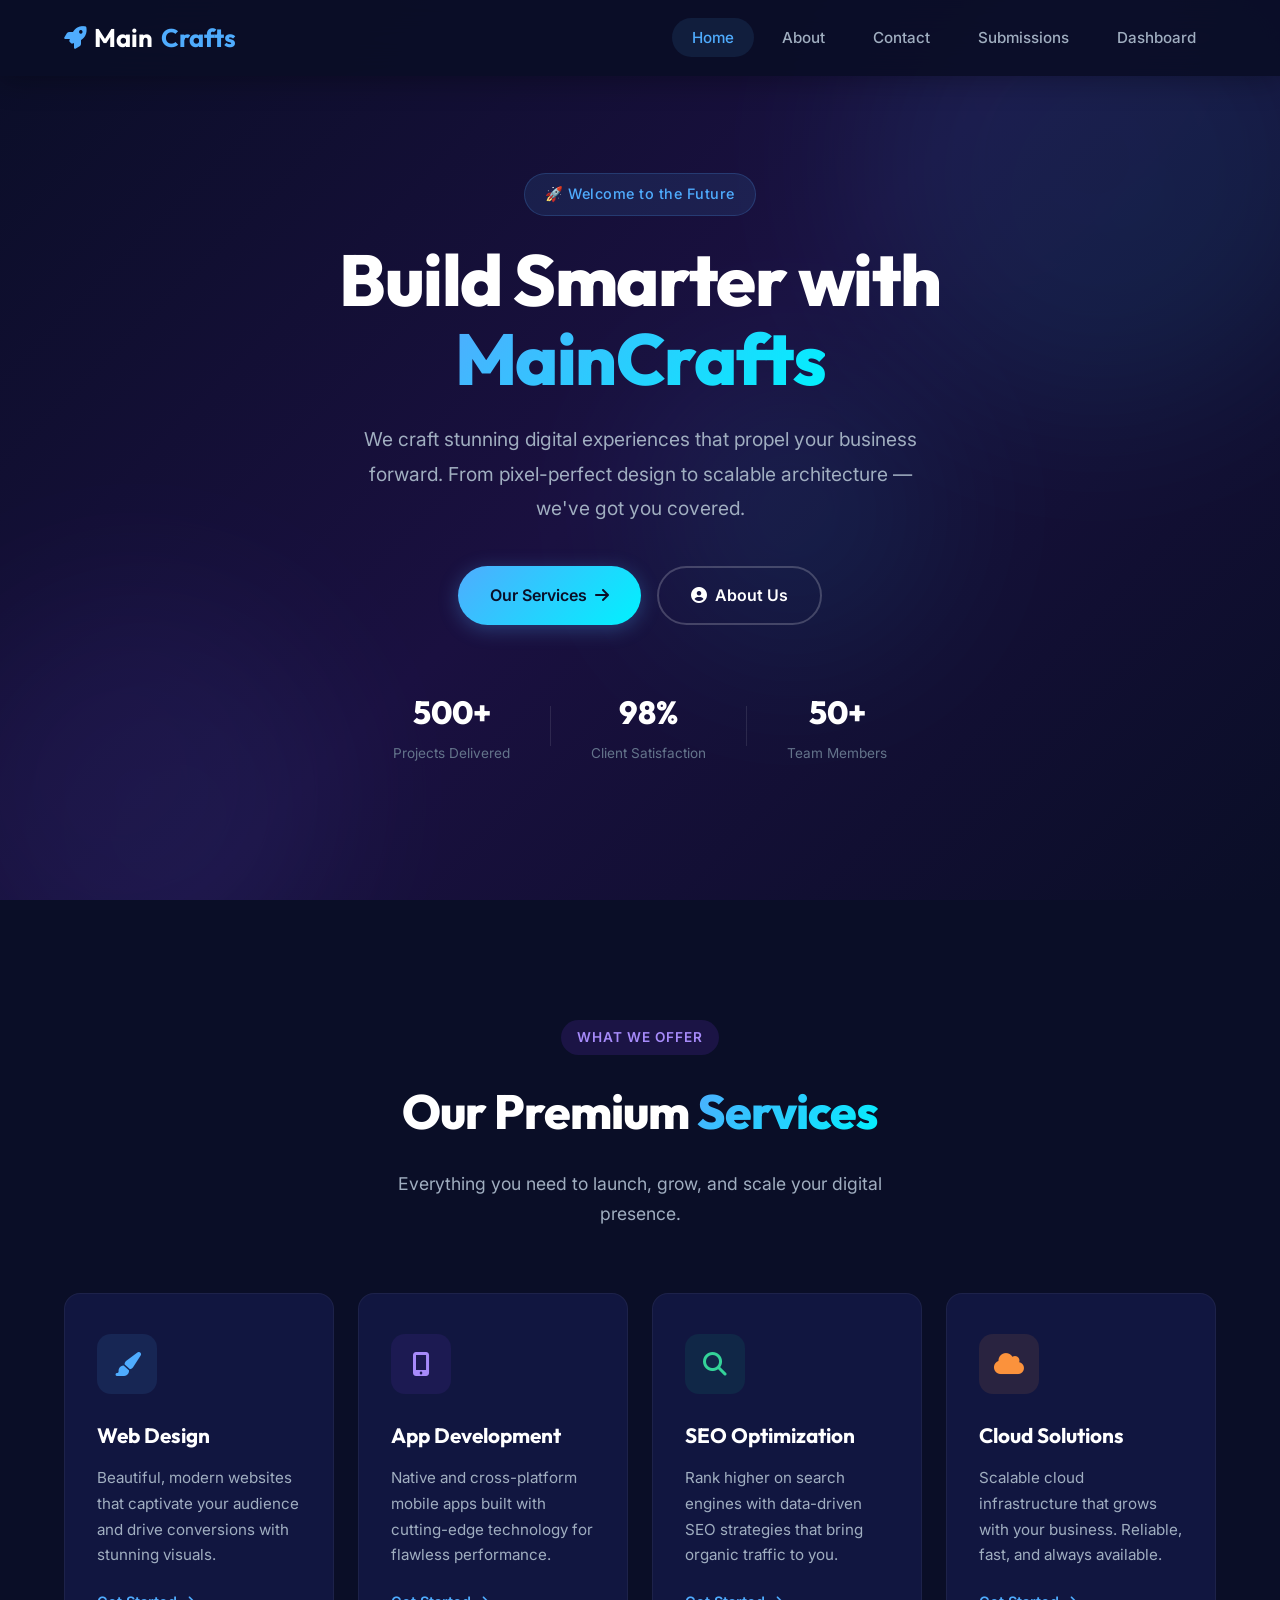
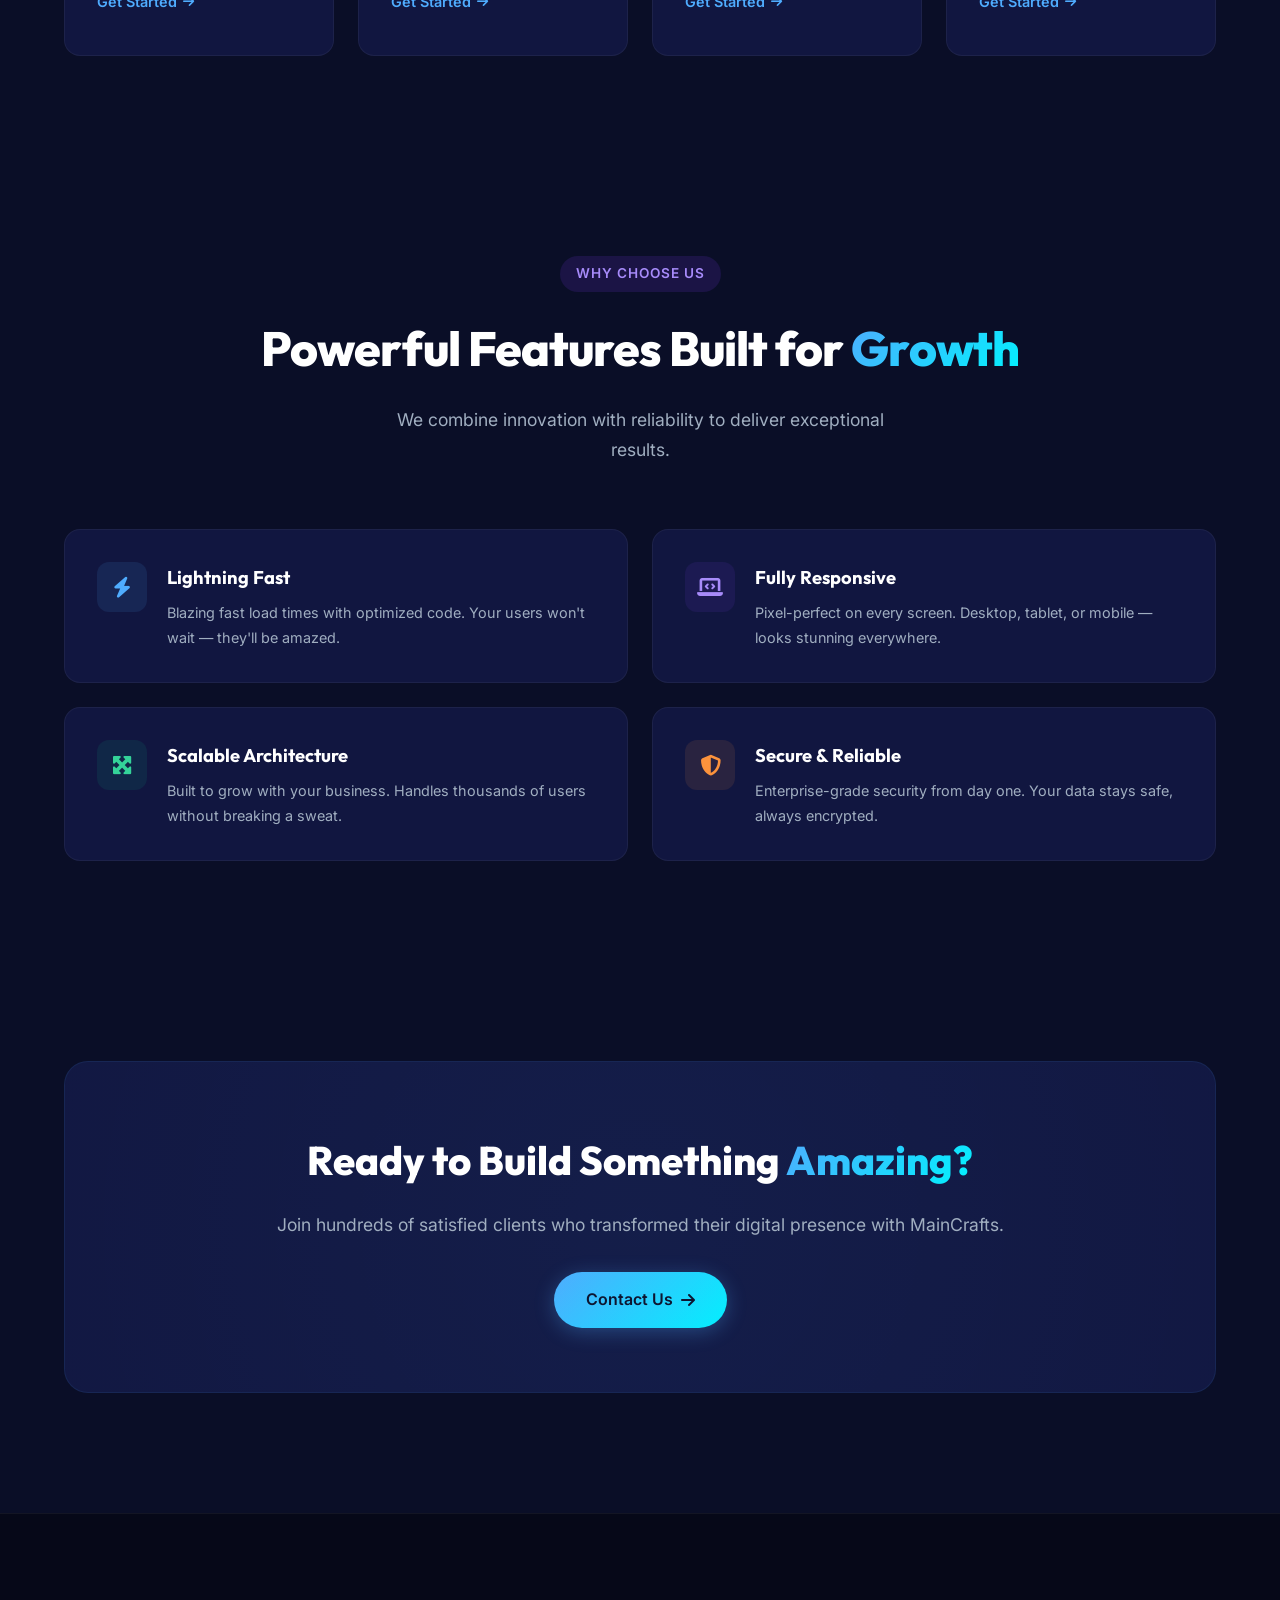
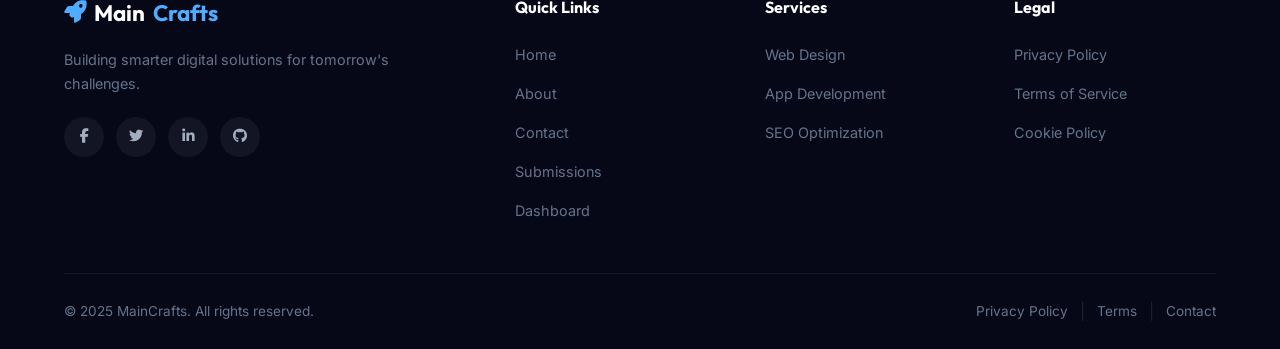
<file: index.html>
<!DOCTYPE html>
<html lang="en">

<head>
    <meta charset="UTF-8">
    <meta name="viewport" content="width=device-width, initial-scale=1.0">
    <meta name="description"
        content="MainCrafts - Build smarter digital solutions with cutting-edge web design, app development, and scalable technology.">
    <title>MainCrafts — Build Smarter Digital Solutions</title>
    <link rel="preconnect" href="https://fonts.googleapis.com">
    <link rel="preconnect" href="https://fonts.gstatic.com" crossorigin>
    <link
        href="https://fonts.googleapis.com/css2?family=Inter:wght@300;400;500;600;700;800;900&family=Outfit:wght@400;500;600;700;800&display=swap"
        rel="stylesheet">
    <link rel="stylesheet" href="https://cdnjs.cloudflare.com/ajax/libs/font-awesome/6.5.1/css/all.min.css">
    <link rel="stylesheet" href="style.css">
</head>

<body>
    <!-- ========== HEADER / NAVBAR ========== -->
    <header id="header">
        <div class="header-container">
            <a href="index.html" class="logo" id="logo"><i class="fas fa-rocket"></i> Main<strong>Crafts</strong></a>
            <button class="hamburger" id="hamburger" aria-label="Toggle navigation">
                <span class="bar"></span><span class="bar"></span><span class="bar"></span>
            </button>
            <nav id="navbar">
                <ul class="nav-links">
                    <li><a href="index.html" class="nav-link active">Home</a></li>
                    <li><a href="about.html" class="nav-link">About</a></li>
                    <li><a href="contact.html" class="nav-link">Contact</a></li>
                    <li><a href="submissions.html" class="nav-link">Submissions</a></li>
                    <li><a href="dashboard.html" class="nav-link">Dashboard</a></li>
                </ul>
            </nav>
        </div>
    </header>

    <!-- ========== HERO SECTION ========== -->
    <section id="home" class="hero">
        <div class="hero-bg-shapes">
            <div class="shape shape-1"></div>
            <div class="shape shape-2"></div>
            <div class="shape shape-3"></div>
        </div>
        <div class="hero-content">
            <span class="hero-badge">🚀 Welcome to the Future</span>
            <h1>Build Smarter with <span class="gradient-text">MainCrafts</span></h1>
            <p class="hero-subtitle">We craft stunning digital experiences that propel your business forward. From
                pixel-perfect design to scalable architecture — we've got you covered.</p>
            <div class="hero-buttons">
                <a href="#services" class="btn btn-primary" id="cta-get-started">Our Services <i
                        class="fas fa-arrow-right"></i></a>
                <a href="about.html" class="btn btn-outline" id="cta-learn-more"><i class="fas fa-user-circle"></i>
                    About Us</a>
            </div>
            <div class="hero-stats">
                <div class="stat"><span class="stat-number" id="stat-projects">500+</span><span
                        class="stat-label">Projects Delivered</span></div>
                <div class="stat-divider"></div>
                <div class="stat"><span class="stat-number" id="stat-satisfaction">98%</span><span
                        class="stat-label">Client Satisfaction</span></div>
                <div class="stat-divider"></div>
                <div class="stat"><span class="stat-number" id="stat-team">50+</span><span class="stat-label">Team
                        Members</span></div>
            </div>
        </div>
    </section>

    <!-- ========== SERVICES / FEATURES SECTION ========== -->
    <section id="services" class="features">
        <div class="container">
            <div class="section-header">
                <span class="section-badge">What We Offer</span>
                <h2>Our Premium <span class="gradient-text">Services</span></h2>
                <p class="section-subtitle">Everything you need to launch, grow, and scale your digital presence.</p>
            </div>
            <div class="features-grid">
                <div class="feature-card" id="feature-web-design">
                    <div class="feature-icon"><i class="fas fa-paint-brush"></i></div>
                    <h3>Web Design</h3>
                    <p>Beautiful, modern websites that captivate your audience and drive conversions with stunning
                        visuals.</p>
                    <a href="contact.html" class="feature-link">Get Started <i class="fas fa-arrow-right"></i></a>
                </div>
                <div class="feature-card" id="feature-app-dev">
                    <div class="feature-icon icon-purple"><i class="fas fa-mobile-alt"></i></div>
                    <h3>App Development</h3>
                    <p>Native and cross-platform mobile apps built with cutting-edge technology for flawless
                        performance.</p>
                    <a href="contact.html" class="feature-link">Get Started <i class="fas fa-arrow-right"></i></a>
                </div>
                <div class="feature-card" id="feature-seo">
                    <div class="feature-icon icon-green"><i class="fas fa-search"></i></div>
                    <h3>SEO Optimization</h3>
                    <p>Rank higher on search engines with data-driven SEO strategies that bring organic traffic to you.
                    </p>
                    <a href="contact.html" class="feature-link">Get Started <i class="fas fa-arrow-right"></i></a>
                </div>
                <div class="feature-card" id="feature-cloud">
                    <div class="feature-icon icon-orange"><i class="fas fa-cloud"></i></div>
                    <h3>Cloud Solutions</h3>
                    <p>Scalable cloud infrastructure that grows with your business. Reliable, fast, and always
                        available.</p>
                    <a href="contact.html" class="feature-link">Get Started <i class="fas fa-arrow-right"></i></a>
                </div>
            </div>
        </div>
    </section>

    <!-- ========== WHY CHOOSE US SECTION ========== -->
    <section id="why-us" class="why-us-section">
        <div class="container">
            <div class="section-header">
                <span class="section-badge">Why Choose Us</span>
                <h2>Powerful Features Built for <span class="gradient-text">Growth</span></h2>
                <p class="section-subtitle">We combine innovation with reliability to deliver exceptional results.</p>
            </div>
            <div class="why-us-grid">
                <div class="why-card" id="why-fast">
                    <div class="why-icon"><i class="fas fa-bolt"></i></div>
                    <div class="why-content">
                        <h3>Lightning Fast</h3>
                        <p>Blazing fast load times with optimized code. Your users won't wait — they'll be amazed.</p>
                    </div>
                </div>
                <div class="why-card" id="why-responsive">
                    <div class="why-icon icon-purple"><i class="fas fa-laptop-code"></i></div>
                    <div class="why-content">
                        <h3>Fully Responsive</h3>
                        <p>Pixel-perfect on every screen. Desktop, tablet, or mobile — looks stunning everywhere.</p>
                    </div>
                </div>
                <div class="why-card" id="why-scalable">
                    <div class="why-icon icon-green"><i class="fas fa-expand-arrows-alt"></i></div>
                    <div class="why-content">
                        <h3>Scalable Architecture</h3>
                        <p>Built to grow with your business. Handles thousands of users without breaking a sweat.</p>
                    </div>
                </div>
                <div class="why-card" id="why-secure">
                    <div class="why-icon icon-orange"><i class="fas fa-shield-alt"></i></div>
                    <div class="why-content">
                        <h3>Secure & Reliable</h3>
                        <p>Enterprise-grade security from day one. Your data stays safe, always encrypted.</p>
                    </div>
                </div>
            </div>
        </div>
    </section>

    <!-- ========== CTA BANNER ========== -->
    <section class="cta-banner">
        <div class="container">
            <div class="cta-box">
                <h2>Ready to Build Something <span class="gradient-text">Amazing?</span></h2>
                <p>Join hundreds of satisfied clients who transformed their digital presence with MainCrafts.</p>
                <a href="contact.html" class="btn btn-primary" id="cta-contact-us">Contact Us <i
                        class="fas fa-arrow-right"></i></a>
            </div>
        </div>
    </section>

    <!-- ========== FOOTER ========== -->
    <footer id="footer">
        <div class="container">
            <div class="footer-grid">
                <div class="footer-brand">
                    <a href="index.html" class="logo"><i class="fas fa-rocket"></i>
                        Main<strong>Crafts</strong></a>
                    <p>Building smarter digital solutions for tomorrow's challenges.</p>
                    <div class="social-links">
                        <a href="#" id="social-fb" aria-label="Facebook"><i class="fab fa-facebook-f"></i></a>
                        <a href="#" id="social-tw" aria-label="Twitter"><i class="fab fa-twitter"></i></a>
                        <a href="#" id="social-li" aria-label="LinkedIn"><i class="fab fa-linkedin-in"></i></a>
                        <a href="#" id="social-gh" aria-label="GitHub"><i class="fab fa-github"></i></a>
                    </div>
                </div>
                <div class="footer-links-group">
                    <h4>Quick Links</h4>
                    <ul>
                        <li><a href="index.html">Home</a></li>
                        <li><a href="about.html">About</a></li>
                        <li><a href="contact.html">Contact</a></li>
                        <li><a href="submissions.html">Submissions</a></li>
                        <li><a href="dashboard.html">Dashboard</a></li>
                    </ul>
                </div>
                <div class="footer-links-group">
                    <h4>Services</h4>
                    <ul>
                        <li><a href="#">Web Design</a></li>
                        <li><a href="#">App Development</a></li>
                        <li><a href="#">SEO Optimization</a></li>
                    </ul>
                </div>
                <div class="footer-links-group">
                    <h4>Legal</h4>
                    <ul>
                        <li><a href="#">Privacy Policy</a></li>
                        <li><a href="#">Terms of Service</a></li>
                        <li><a href="#">Cookie Policy</a></li>
                    </ul>
                </div>
            </div>
            <div class="footer-bottom">
                <p>&copy; 2025 MainCrafts. All rights reserved.</p>
                <div class="footer-bottom-links">
                    <a href="#">Privacy Policy</a><span>|</span>
                    <a href="#">Terms</a><span>|</span>
                    <a href="contact.html">Contact</a>
                </div>
            </div>
        </div>
    </footer>

    <script src="script.js"></script>
</body>

</html>
</file>
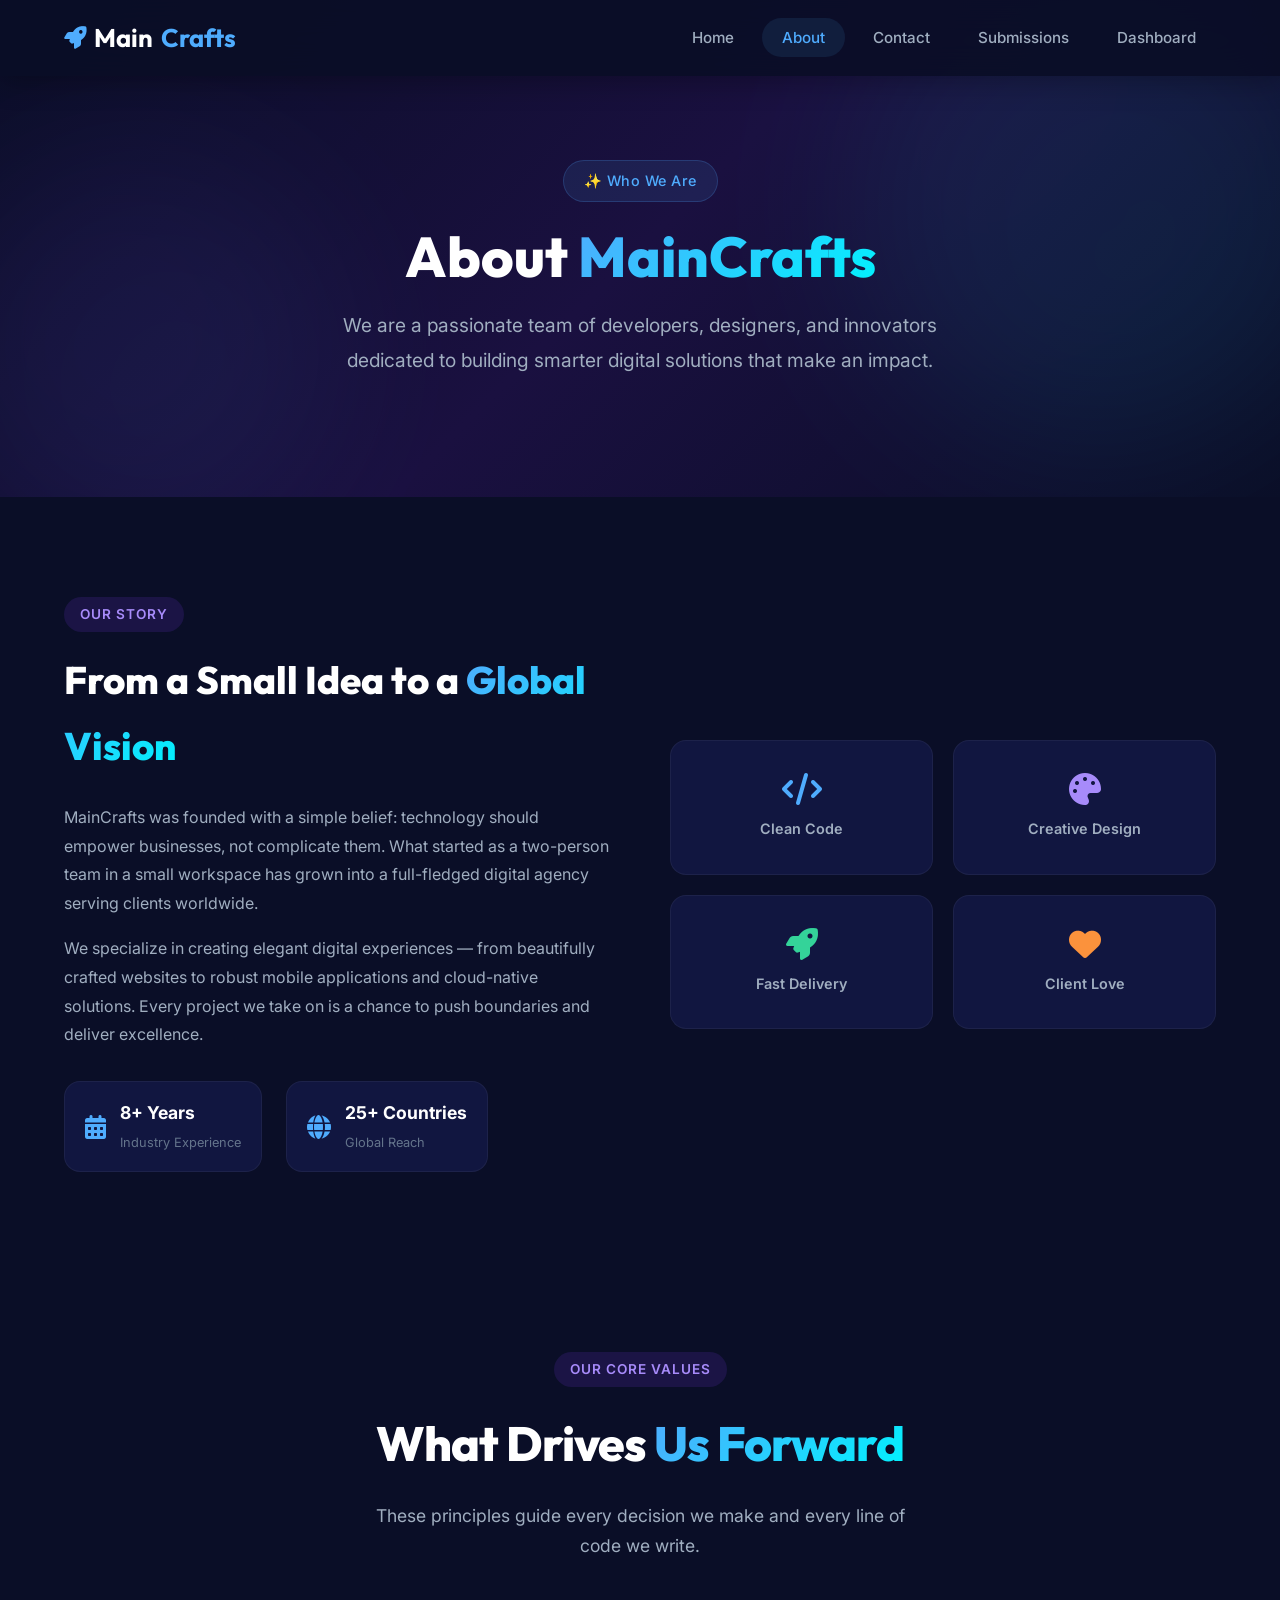
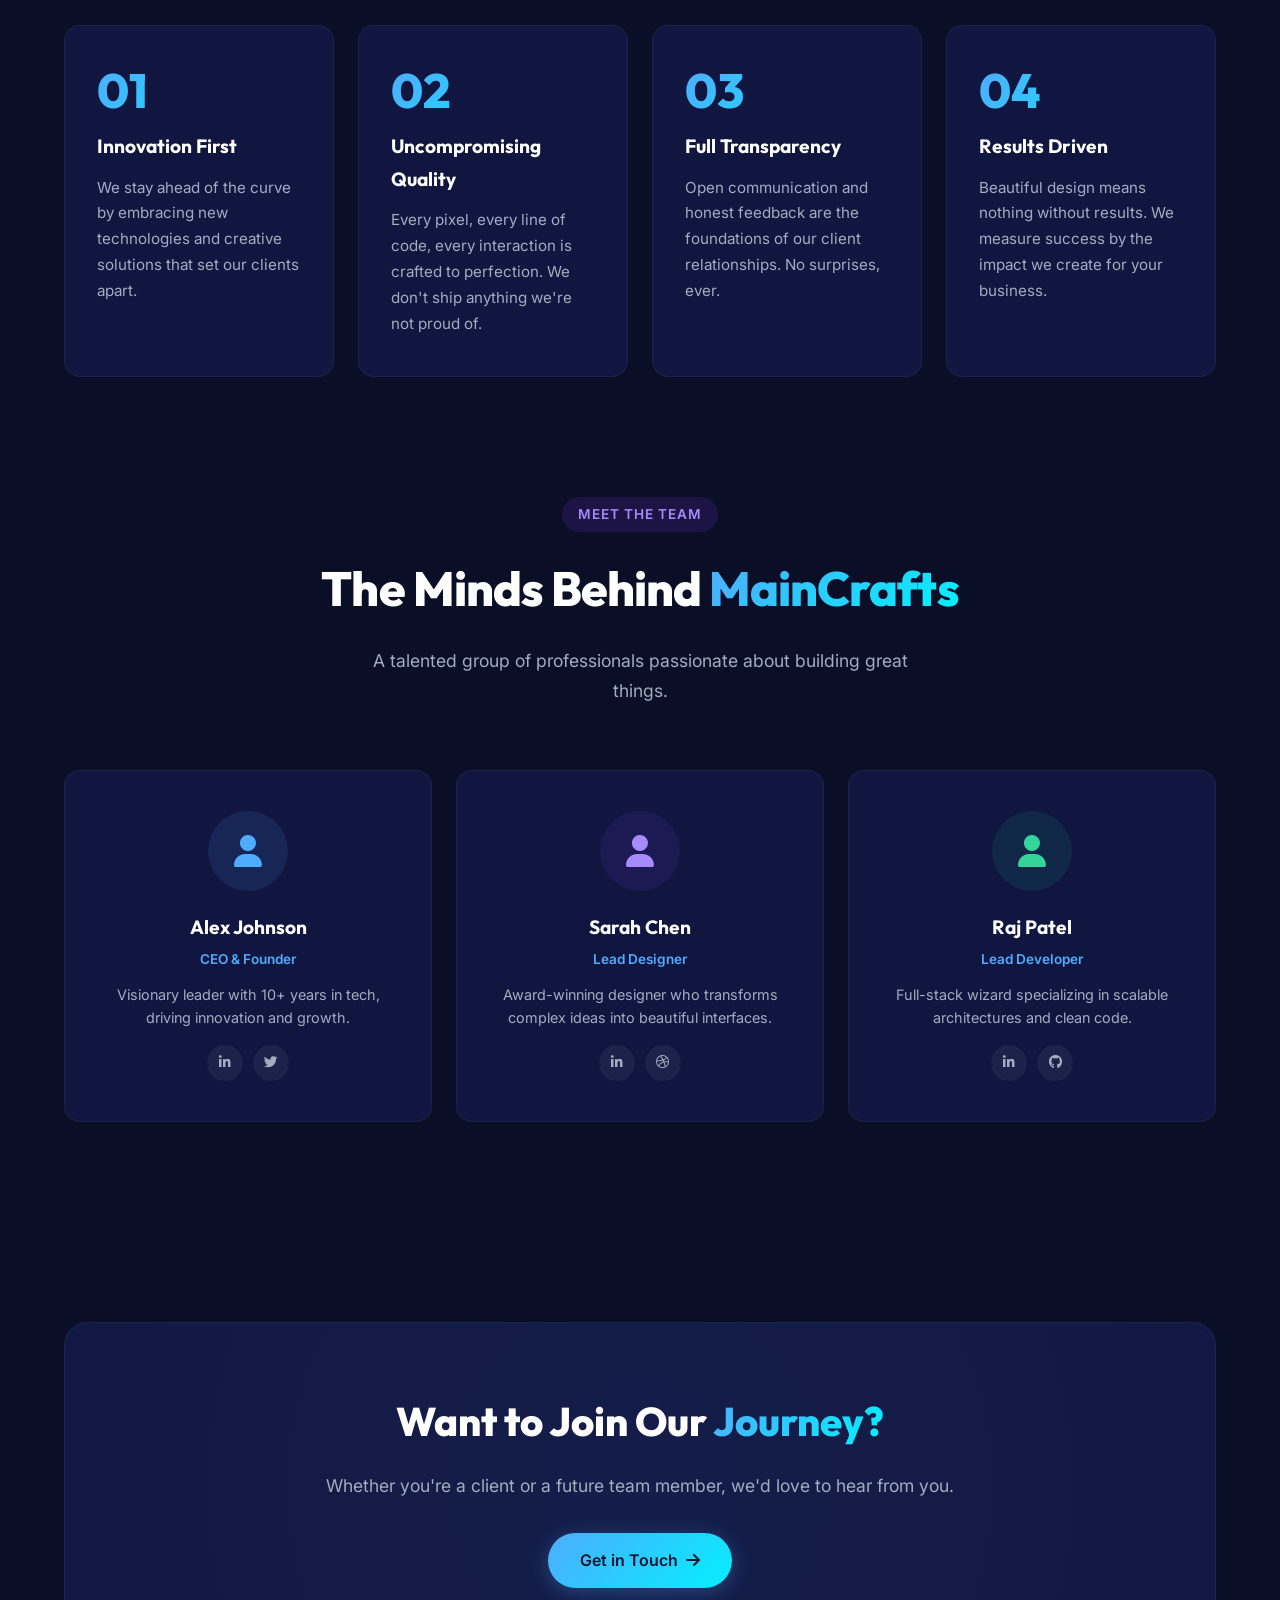
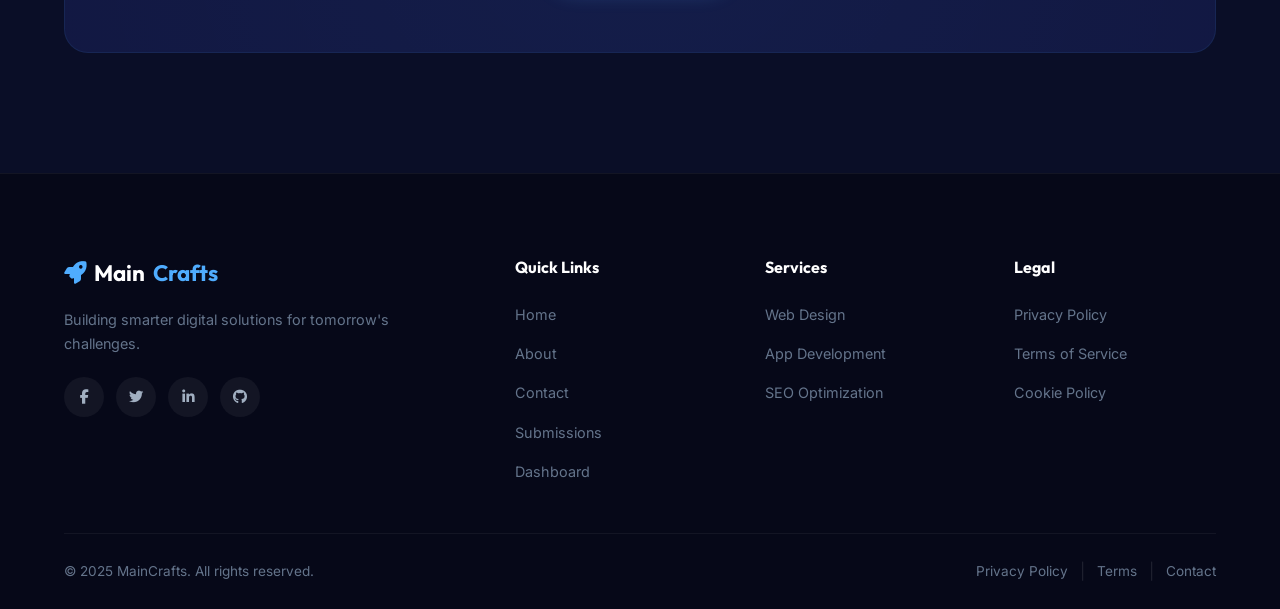
<file: about.html>
<!DOCTYPE html>
<html lang="en">

<head>
    <meta charset="UTF-8">
    <meta name="viewport" content="width=device-width, initial-scale=1.0">
    <meta name="description"
        content="Learn more about MainCrafts — a passionate team of developers, designers, and innovators building smarter digital solutions.">
    <title>About Us — MainCrafts</title>
    <link rel="preconnect" href="https://fonts.googleapis.com">
    <link rel="preconnect" href="https://fonts.gstatic.com" crossorigin>
    <link
        href="https://fonts.googleapis.com/css2?family=Inter:wght@300;400;500;600;700;800;900&family=Outfit:wght@400;500;600;700;800&display=swap"
        rel="stylesheet">
    <link rel="stylesheet" href="https://cdnjs.cloudflare.com/ajax/libs/font-awesome/6.5.1/css/all.min.css">
    <link rel="stylesheet" href="style.css">
</head>

<body>
    <!-- ========== HEADER / NAVBAR ========== -->
    <header id="header">
        <div class="header-container">
            <a href="index.html" class="logo" id="logo"><i class="fas fa-rocket"></i> Main<strong>Crafts</strong></a>
            <button class="hamburger" id="hamburger" aria-label="Toggle navigation">
                <span class="bar"></span><span class="bar"></span><span class="bar"></span>
            </button>
            <nav id="navbar">
                <ul class="nav-links">
                    <li><a href="index.html" class="nav-link">Home</a></li>
                    <li><a href="about.html" class="nav-link active">About</a></li>
                    <li><a href="contact.html" class="nav-link">Contact</a></li>
                    <li><a href="submissions.html" class="nav-link">Submissions</a></li>
                    <li><a href="dashboard.html" class="nav-link">Dashboard</a></li>
                </ul>
            </nav>
        </div>
    </header>

    <!-- ========== ABOUT HERO ========== -->
    <section class="page-hero">
        <div class="hero-bg-shapes">
            <div class="shape shape-1"></div>
            <div class="shape shape-2"></div>
        </div>
        <div class="container">
            <div class="page-hero-content">
                <span class="hero-badge">✨ Who We Are</span>
                <h1>About <span class="gradient-text">MainCrafts</span></h1>
                <p class="hero-subtitle">We are a passionate team of developers, designers, and innovators dedicated to
                    building smarter digital solutions that make an impact.</p>
            </div>
        </div>
    </section>

    <!-- ========== OUR STORY ========== -->
    <section class="about-story">
        <div class="container">
            <div class="story-grid">
                <div class="story-content">
                    <span class="section-badge">Our Story</span>
                    <h2>From a Small Idea to a <span class="gradient-text">Global Vision</span></h2>
                    <p>MainCrafts was founded with a simple belief: technology should empower businesses, not complicate
                        them. What started as a two-person team in a small workspace has grown into a full-fledged
                        digital agency serving clients worldwide.</p>
                    <p>We specialize in creating elegant digital experiences — from beautifully crafted websites to
                        robust mobile applications and cloud-native solutions. Every project we take on is a chance to
                        push boundaries and deliver excellence.</p>
                    <div class="story-highlights">
                        <div class="highlight" id="highlight-years">
                            <i class="fas fa-calendar-alt"></i>
                            <div>
                                <strong>8+ Years</strong>
                                <span>Industry Experience</span>
                            </div>
                        </div>
                        <div class="highlight" id="highlight-global">
                            <i class="fas fa-globe"></i>
                            <div>
                                <strong>25+ Countries</strong>
                                <span>Global Reach</span>
                            </div>
                        </div>
                    </div>
                </div>
                <div class="story-visual">
                    <div class="visual-card card-1">
                        <i class="fas fa-code"></i>
                        <span>Clean Code</span>
                    </div>
                    <div class="visual-card card-2">
                        <i class="fas fa-palette"></i>
                        <span>Creative Design</span>
                    </div>
                    <div class="visual-card card-3">
                        <i class="fas fa-rocket"></i>
                        <span>Fast Delivery</span>
                    </div>
                    <div class="visual-card card-4">
                        <i class="fas fa-heart"></i>
                        <span>Client Love</span>
                    </div>
                </div>
            </div>
        </div>
    </section>

    <!-- ========== OUR VALUES ========== -->
    <section class="about-values">
        <div class="container">
            <div class="section-header">
                <span class="section-badge">Our Core Values</span>
                <h2>What Drives <span class="gradient-text">Us Forward</span></h2>
                <p class="section-subtitle">These principles guide every decision we make and every line of code we
                    write.</p>
            </div>
            <div class="values-grid">
                <div class="value-card" id="value-innovation">
                    <div class="value-number">01</div>
                    <h3>Innovation First</h3>
                    <p>We stay ahead of the curve by embracing new technologies and creative solutions that set our
                        clients apart.</p>
                </div>
                <div class="value-card" id="value-quality">
                    <div class="value-number">02</div>
                    <h3>Uncompromising Quality</h3>
                    <p>Every pixel, every line of code, every interaction is crafted to perfection. We don't ship
                        anything we're not proud of.</p>
                </div>
                <div class="value-card" id="value-transparency">
                    <div class="value-number">03</div>
                    <h3>Full Transparency</h3>
                    <p>Open communication and honest feedback are the foundations of our client relationships. No
                        surprises, ever.</p>
                </div>
                <div class="value-card" id="value-results">
                    <div class="value-number">04</div>
                    <h3>Results Driven</h3>
                    <p>Beautiful design means nothing without results. We measure success by the impact we create for
                        your business.</p>
                </div>
            </div>
        </div>
    </section>

    <!-- ========== TEAM SECTION ========== -->
    <section class="about-team">
        <div class="container">
            <div class="section-header">
                <span class="section-badge">Meet The Team</span>
                <h2>The Minds Behind <span class="gradient-text">MainCrafts</span></h2>
                <p class="section-subtitle">A talented group of professionals passionate about building great things.
                </p>
            </div>
            <div class="team-grid">
                <div class="team-card" id="team-member-1">
                    <div class="team-avatar">
                        <i class="fas fa-user"></i>
                    </div>
                    <h3>Alex Johnson</h3>
                    <span class="team-role">CEO & Founder</span>
                    <p>Visionary leader with 10+ years in tech, driving innovation and growth.</p>
                    <div class="team-socials">
                        <a href="#" aria-label="LinkedIn"><i class="fab fa-linkedin-in"></i></a>
                        <a href="#" aria-label="Twitter"><i class="fab fa-twitter"></i></a>
                    </div>
                </div>
                <div class="team-card" id="team-member-2">
                    <div class="team-avatar avatar-purple">
                        <i class="fas fa-user"></i>
                    </div>
                    <h3>Sarah Chen</h3>
                    <span class="team-role">Lead Designer</span>
                    <p>Award-winning designer who transforms complex ideas into beautiful interfaces.</p>
                    <div class="team-socials">
                        <a href="#" aria-label="LinkedIn"><i class="fab fa-linkedin-in"></i></a>
                        <a href="#" aria-label="Dribbble"><i class="fab fa-dribbble"></i></a>
                    </div>
                </div>
                <div class="team-card" id="team-member-3">
                    <div class="team-avatar avatar-green">
                        <i class="fas fa-user"></i>
                    </div>
                    <h3>Raj Patel</h3>
                    <span class="team-role">Lead Developer</span>
                    <p>Full-stack wizard specializing in scalable architectures and clean code.</p>
                    <div class="team-socials">
                        <a href="#" aria-label="LinkedIn"><i class="fab fa-linkedin-in"></i></a>
                        <a href="#" aria-label="GitHub"><i class="fab fa-github"></i></a>
                    </div>
                </div>
            </div>
        </div>
    </section>

    <!-- ========== CTA SECTION ========== -->
    <section class="cta-banner">
        <div class="container">
            <div class="cta-box">
                <h2>Want to Join Our <span class="gradient-text">Journey?</span></h2>
                <p>Whether you're a client or a future team member, we'd love to hear from you.</p>
                <a href="contact.html" class="btn btn-primary" id="cta-about-contact">Get in Touch <i
                        class="fas fa-arrow-right"></i></a>
            </div>
        </div>
    </section>

    <!-- ========== FOOTER ========== -->
    <footer id="footer">
        <div class="container">
            <div class="footer-grid">
                <div class="footer-brand">
                    <a href="index.html" class="logo"><i class="fas fa-rocket"></i>
                        Main<strong>Crafts</strong></a>
                    <p>Building smarter digital solutions for tomorrow's challenges.</p>
                    <div class="social-links">
                        <a href="#" id="social-fb-about" aria-label="Facebook"><i class="fab fa-facebook-f"></i></a>
                        <a href="#" id="social-tw-about" aria-label="Twitter"><i class="fab fa-twitter"></i></a>
                        <a href="#" id="social-li-about" aria-label="LinkedIn"><i class="fab fa-linkedin-in"></i></a>
                        <a href="#" id="social-gh-about" aria-label="GitHub"><i class="fab fa-github"></i></a>
                    </div>
                </div>
                <div class="footer-links-group">
                    <h4>Quick Links</h4>
                    <ul>
                        <li><a href="index.html">Home</a></li>
                        <li><a href="about.html">About</a></li>
                        <li><a href="contact.html">Contact</a></li>
                        <li><a href="submissions.html">Submissions</a></li>
                        <li><a href="dashboard.html">Dashboard</a></li>
                    </ul>
                </div>
                <div class="footer-links-group">
                    <h4>Services</h4>
                    <ul>
                        <li><a href="#">Web Design</a></li>
                        <li><a href="#">App Development</a></li>
                        <li><a href="#">SEO Optimization</a></li>
                    </ul>
                </div>
                <div class="footer-links-group">
                    <h4>Legal</h4>
                    <ul>
                        <li><a href="#">Privacy Policy</a></li>
                        <li><a href="#">Terms of Service</a></li>
                        <li><a href="#">Cookie Policy</a></li>
                    </ul>
                </div>
            </div>
            <div class="footer-bottom">
                <p>&copy; 2025 MainCrafts. All rights reserved.</p>
                <div class="footer-bottom-links">
                    <a href="#">Privacy Policy</a><span>|</span>
                    <a href="#">Terms</a><span>|</span>
                    <a href="contact.html">Contact</a>
                </div>
            </div>
        </div>
    </footer>

    <script src="script.js"></script>
</body>

</html>
</file>
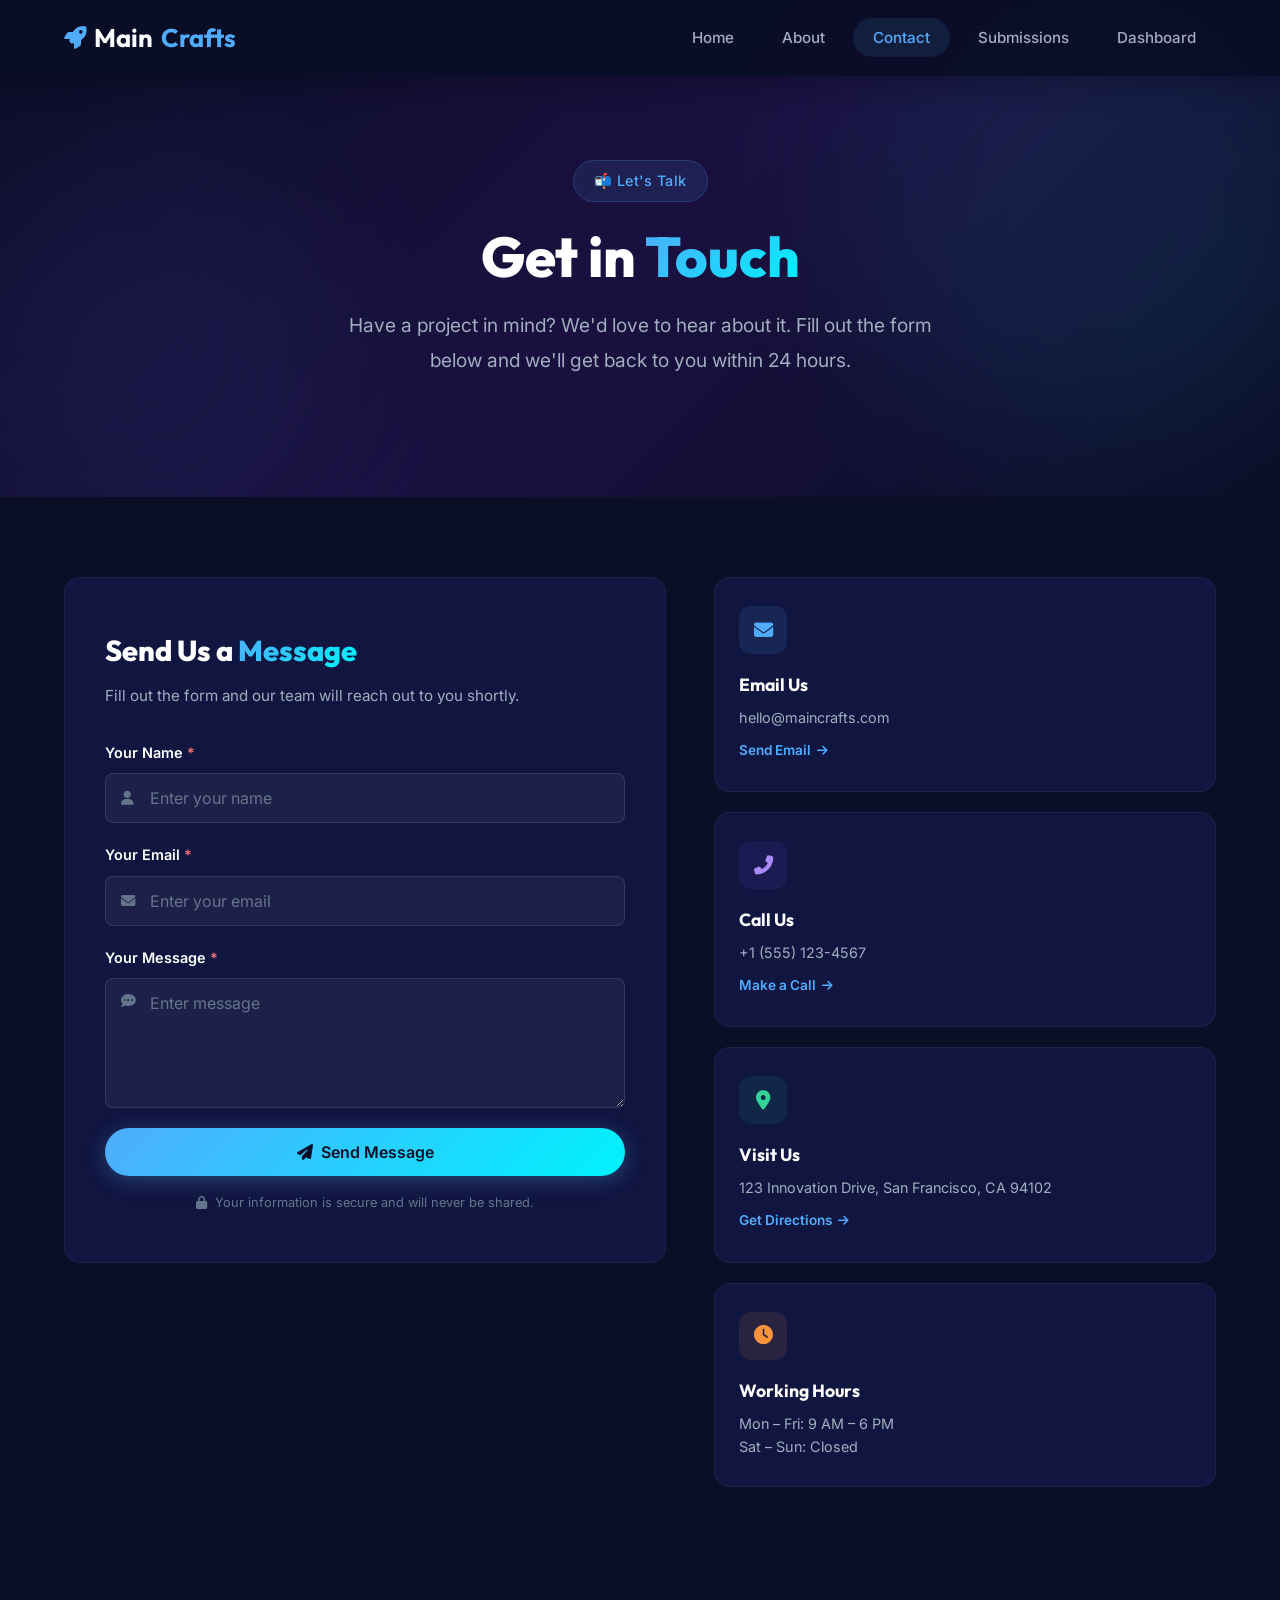
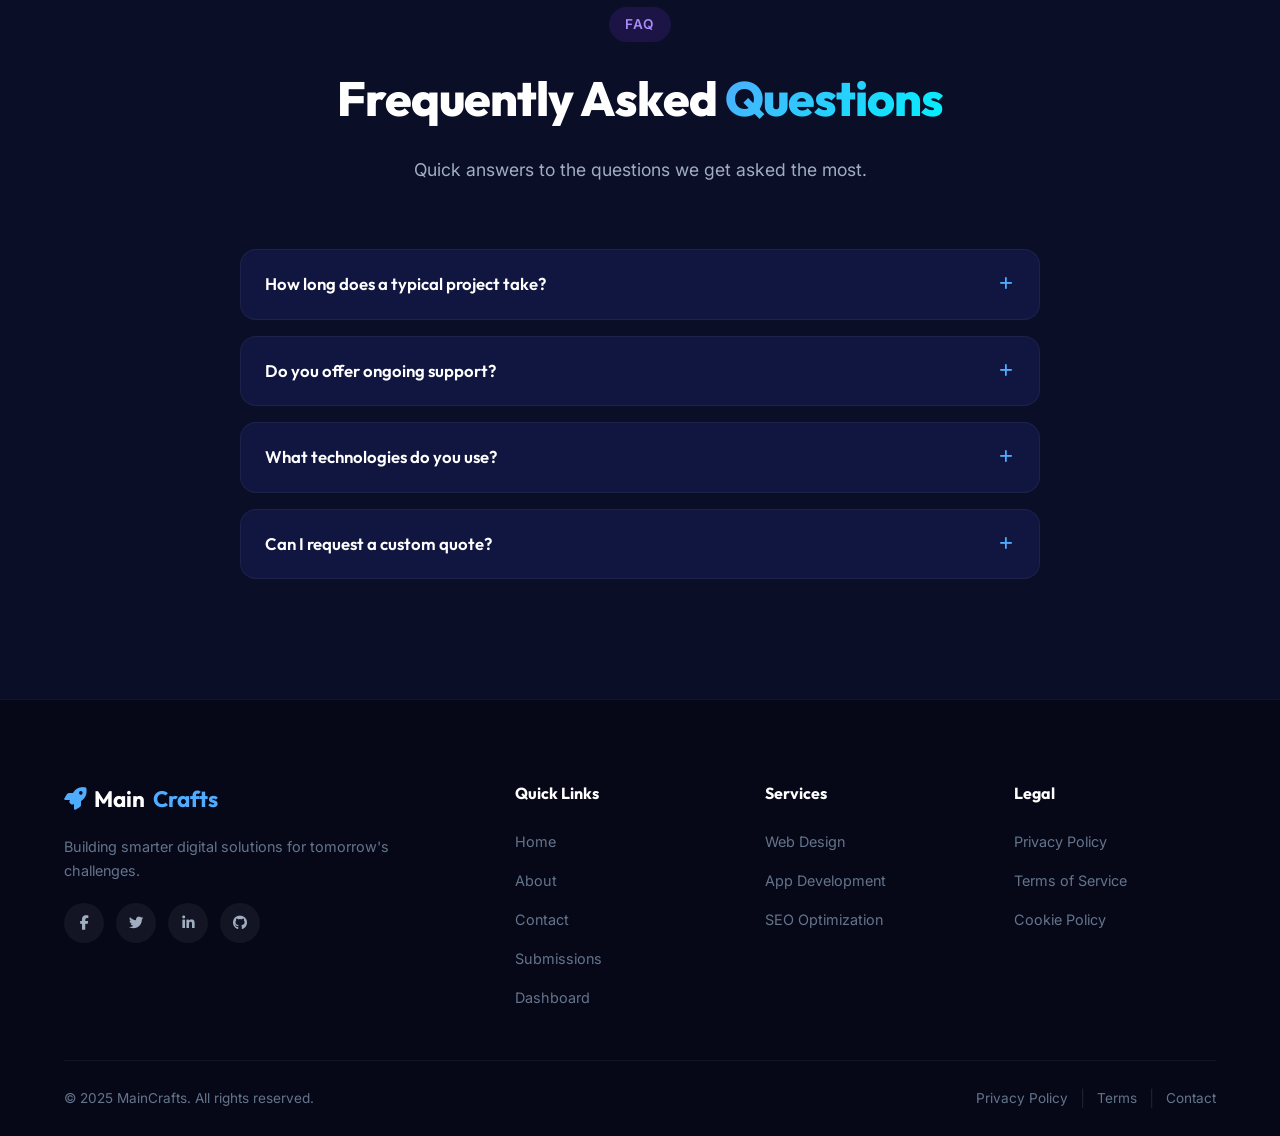
<file: contact.html>
<!DOCTYPE html>
<html lang="en">

<head>
    <meta charset="UTF-8">
    <meta name="viewport" content="width=device-width, initial-scale=1.0">
    <meta name="description"
        content="Get in touch with MainCrafts. Send us a message and we'll get back to you within 24 hours.">
    <title>Contact Us — MainCrafts</title>
    <link rel="preconnect" href="https://fonts.googleapis.com">
    <link rel="preconnect" href="https://fonts.gstatic.com" crossorigin>
    <link
        href="https://fonts.googleapis.com/css2?family=Inter:wght@300;400;500;600;700;800;900&family=Outfit:wght@400;500;600;700;800&display=swap"
        rel="stylesheet">
    <link rel="stylesheet" href="https://cdnjs.cloudflare.com/ajax/libs/font-awesome/6.5.1/css/all.min.css">
    <link rel="stylesheet" href="style.css">
</head>

<body>
    <!-- ========== HEADER / NAVBAR ========== -->
    <header id="header">
        <div class="header-container">
            <a href="index.html" class="logo" id="logo"><i class="fas fa-rocket"></i> Main<strong>Crafts</strong></a>
            <button class="hamburger" id="hamburger" aria-label="Toggle navigation">
                <span class="bar"></span><span class="bar"></span><span class="bar"></span>
            </button>
            <nav id="navbar">
                <ul class="nav-links">
                    <li><a href="index.html" class="nav-link">Home</a></li>
                    <li><a href="about.html" class="nav-link">About</a></li>
                    <li><a href="contact.html" class="nav-link active">Contact</a></li>
                    <li><a href="submissions.html" class="nav-link">Submissions</a></li>
                    <li><a href="dashboard.html" class="nav-link">Dashboard</a></li>
                </ul>
            </nav>
        </div>
    </header>

    <!-- ========== CONTACT HERO ========== -->
    <section class="page-hero">
        <div class="hero-bg-shapes">
            <div class="shape shape-1"></div>
            <div class="shape shape-2"></div>
        </div>
        <div class="container">
            <div class="page-hero-content">
                <span class="hero-badge">📬 Let's Talk</span>
                <h1>Get in <span class="gradient-text">Touch</span></h1>
                <p class="hero-subtitle">Have a project in mind? We'd love to hear about it. Fill out the form below
                    and we'll get back to you within 24 hours.</p>
            </div>
        </div>
    </section>

    <!-- ========== CONTACT SECTION ========== -->
    <section class="contact-section">
        <div class="container">
            <div class="contact-grid">
                <!-- Contact Form -->
                <div class="contact-form-wrapper">
                    <h2>Send Us a <span class="gradient-text">Message</span></h2>
                    <p class="form-description">Fill out the form and our team will reach out to you shortly.</p>

                    <form name="contactForm" id="contactForm" onsubmit="return validateForm()">
                        <div class="form-group">
                            <label for="name">Your Name <span class="required">*</span></label>
                            <div class="input-wrapper">
                                <i class="fas fa-user"></i>
                                <input type="text" id="name" name="name" placeholder="Enter your name">
                            </div>
                        </div>

                        <div class="form-group">
                            <label for="email">Your Email <span class="required">*</span></label>
                            <div class="input-wrapper">
                                <i class="fas fa-envelope"></i>
                                <input type="email" id="email" name="email" placeholder="Enter your email">
                            </div>
                        </div>

                        <div class="form-group">
                            <label for="message">Your Message <span class="required">*</span></label>
                            <div class="input-wrapper textarea-wrapper">
                                <i class="fas fa-comment-dots"></i>
                                <textarea id="message" name="message" placeholder="Enter message" rows="5"></textarea>
                            </div>
                        </div>

                        <button type="submit" class="btn btn-primary btn-full" id="contact-submit">
                            <i class="fas fa-paper-plane"></i> Send Message
                        </button>
                    </form>

                    <p class="form-note"><i class="fas fa-lock"></i> Your information is secure and will never be
                        shared.</p>
                </div>

                <!-- Contact Info Cards -->
                <div class="contact-info">
                    <div class="info-card" id="info-email">
                        <div class="info-icon"><i class="fas fa-envelope"></i></div>
                        <h3>Email Us</h3>
                        <p>hello@maincrafts.com</p>
                        <a href="mailto:hello@maincrafts.com" class="info-link">Send Email <i
                                class="fas fa-arrow-right"></i></a>
                    </div>
                    <div class="info-card" id="info-phone">
                        <div class="info-icon icon-purple"><i class="fas fa-phone-alt"></i></div>
                        <h3>Call Us</h3>
                        <p>+1 (555) 123-4567</p>
                        <a href="tel:+15551234567" class="info-link">Make a Call <i class="fas fa-arrow-right"></i></a>
                    </div>
                    <div class="info-card" id="info-location">
                        <div class="info-icon icon-green"><i class="fas fa-map-marker-alt"></i></div>
                        <h3>Visit Us</h3>
                        <p>123 Innovation Drive, San Francisco, CA 94102</p>
                        <a href="#" class="info-link">Get Directions <i class="fas fa-arrow-right"></i></a>
                    </div>
                    <div class="info-card" id="info-hours">
                        <div class="info-icon icon-orange"><i class="fas fa-clock"></i></div>
                        <h3>Working Hours</h3>
                        <p>Mon – Fri: 9 AM – 6 PM<br>Sat – Sun: Closed</p>
                    </div>
                </div>
            </div>
        </div>
    </section>

    <!-- ========== FAQ SECTION ========== -->
    <section class="faq-section">
        <div class="container">
            <div class="section-header">
                <span class="section-badge">FAQ</span>
                <h2>Frequently Asked <span class="gradient-text">Questions</span></h2>
                <p class="section-subtitle">Quick answers to the questions we get asked the most.</p>
            </div>
            <div class="faq-grid">
                <div class="faq-item" id="faq-1">
                    <div class="faq-question">
                        <h3>How long does a typical project take?</h3>
                        <i class="fas fa-plus"></i>
                    </div>
                    <div class="faq-answer">
                        <p>Most projects are completed within 4–8 weeks depending on complexity. We'll provide a
                            detailed timeline during our initial consultation.</p>
                    </div>
                </div>
                <div class="faq-item" id="faq-2">
                    <div class="faq-question">
                        <h3>Do you offer ongoing support?</h3>
                        <i class="fas fa-plus"></i>
                    </div>
                    <div class="faq-answer">
                        <p>Yes! We offer maintenance packages and ongoing support to ensure your project stays updated
                            and runs smoothly.</p>
                    </div>
                </div>
                <div class="faq-item" id="faq-3">
                    <div class="faq-question">
                        <h3>What technologies do you use?</h3>
                        <i class="fas fa-plus"></i>
                    </div>
                    <div class="faq-answer">
                        <p>We work with modern technologies including React, Next.js, Node.js, Python, AWS, and more —
                            always choosing the best stack for your needs.</p>
                    </div>
                </div>
                <div class="faq-item" id="faq-4">
                    <div class="faq-question">
                        <h3>Can I request a custom quote?</h3>
                        <i class="fas fa-plus"></i>
                    </div>
                    <div class="faq-answer">
                        <p>Absolutely! Fill out the contact form above with your project details and we'll get back to
                            you with a personalized quote within 24 hours.</p>
                    </div>
                </div>
            </div>
        </div>
    </section>

    <!-- ========== FOOTER ========== -->
    <footer id="footer">
        <div class="container">
            <div class="footer-grid">
                <div class="footer-brand">
                    <a href="index.html" class="logo"><i class="fas fa-rocket"></i>
                        Main<strong>Crafts</strong></a>
                    <p>Building smarter digital solutions for tomorrow's challenges.</p>
                    <div class="social-links">
                        <a href="#" id="social-fb-contact" aria-label="Facebook"><i class="fab fa-facebook-f"></i></a>
                        <a href="#" id="social-tw-contact" aria-label="Twitter"><i class="fab fa-twitter"></i></a>
                        <a href="#" id="social-li-contact" aria-label="LinkedIn"><i class="fab fa-linkedin-in"></i></a>
                        <a href="#" id="social-gh-contact" aria-label="GitHub"><i class="fab fa-github"></i></a>
                    </div>
                </div>
                <div class="footer-links-group">
                    <h4>Quick Links</h4>
                    <ul>
                        <li><a href="index.html">Home</a></li>
                        <li><a href="about.html">About</a></li>
                        <li><a href="contact.html">Contact</a></li>
                        <li><a href="submissions.html">Submissions</a></li>
                        <li><a href="dashboard.html">Dashboard</a></li>
                    </ul>
                </div>
                <div class="footer-links-group">
                    <h4>Services</h4>
                    <ul>
                        <li><a href="#">Web Design</a></li>
                        <li><a href="#">App Development</a></li>
                        <li><a href="#">SEO Optimization</a></li>
                    </ul>
                </div>
                <div class="footer-links-group">
                    <h4>Legal</h4>
                    <ul>
                        <li><a href="#">Privacy Policy</a></li>
                        <li><a href="#">Terms of Service</a></li>
                        <li><a href="#">Cookie Policy</a></li>
                    </ul>
                </div>
            </div>
            <div class="footer-bottom">
                <p>&copy; 2025 MainCrafts. All rights reserved.</p>
                <div class="footer-bottom-links">
                    <a href="#">Privacy Policy</a><span>|</span>
                    <a href="#">Terms</a><span>|</span>
                    <a href="contact.html">Contact</a>
                </div>
            </div>
        </div>
    </footer>

    <script src="script.js"></script>
</body>

</html>
</file>
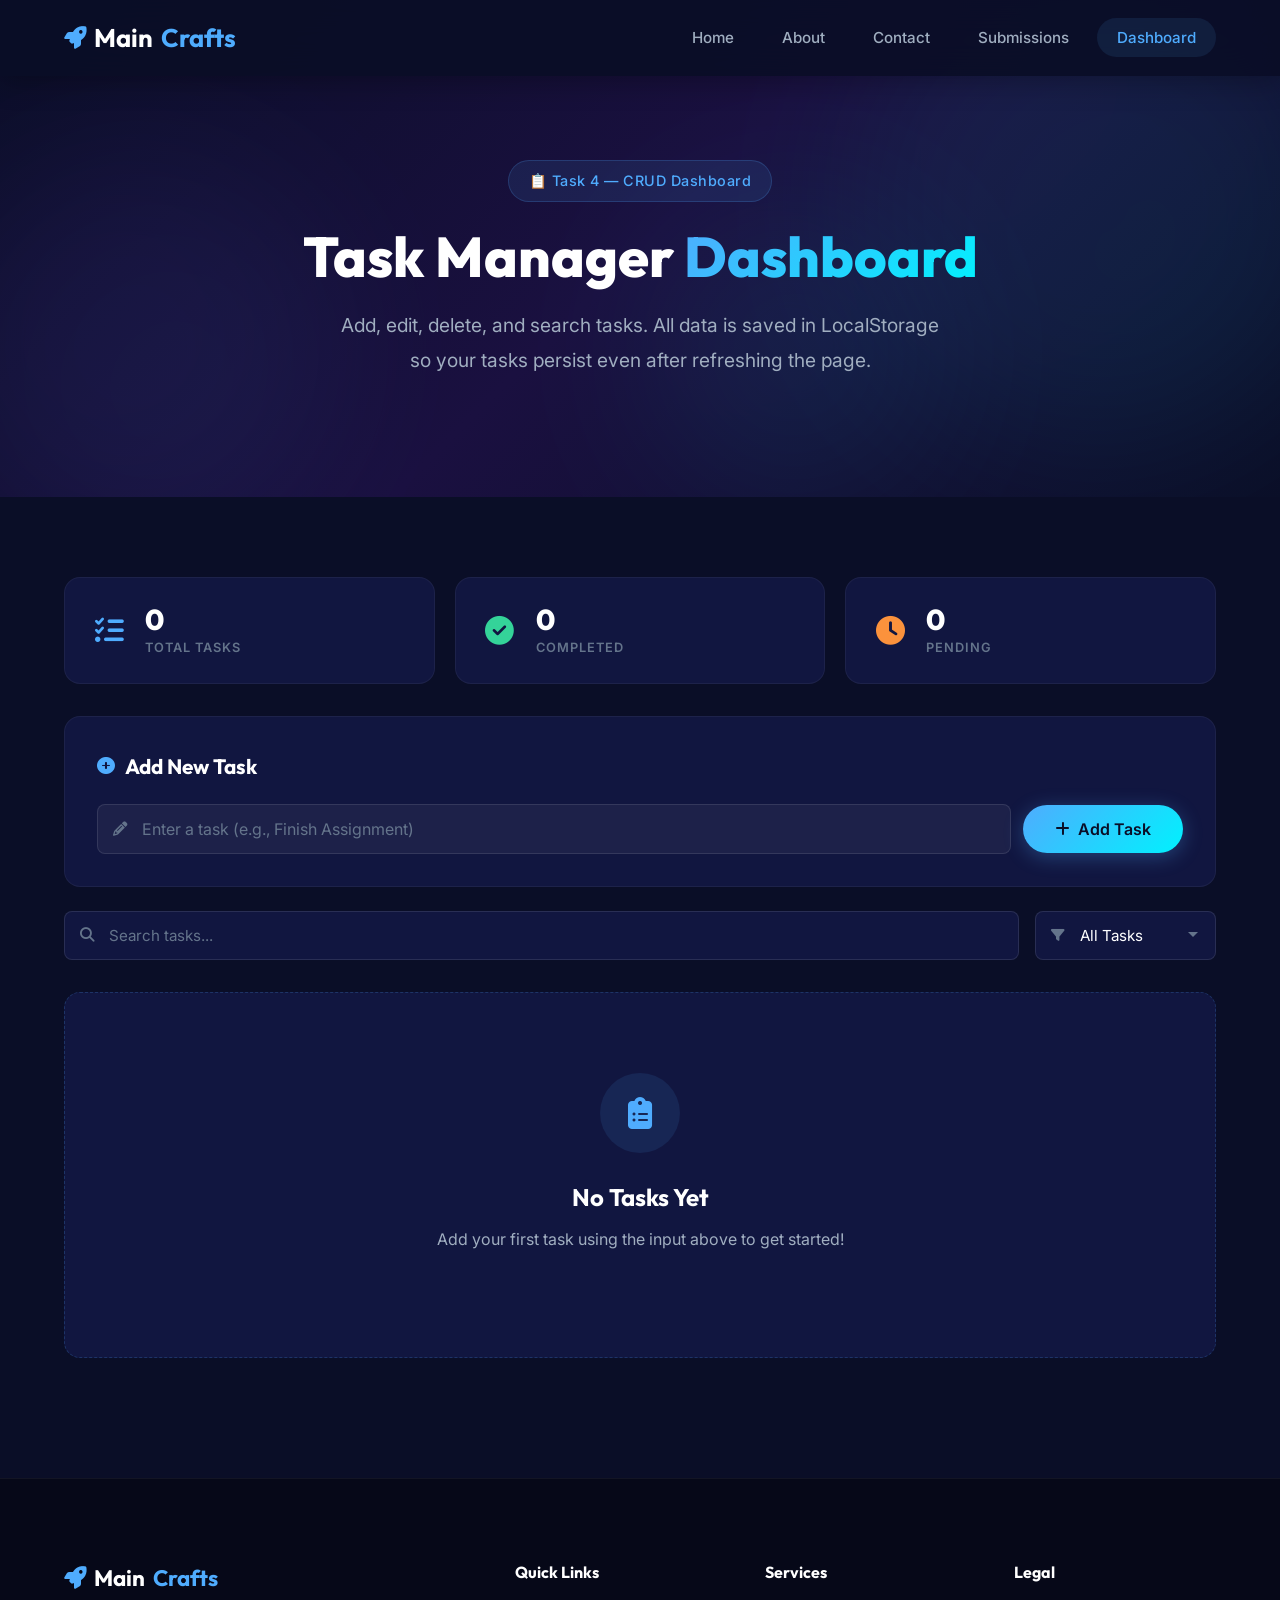
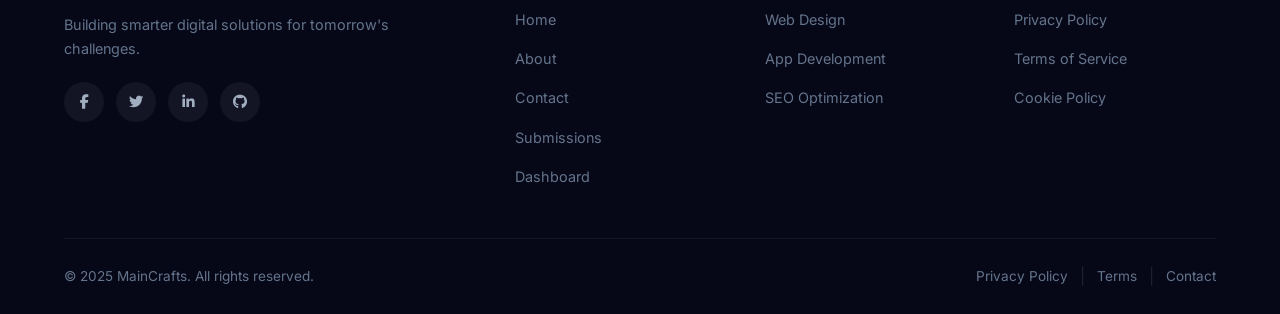
<file: dashboard.html>
<!DOCTYPE html>
<html lang="en">

<head>
    <meta charset="UTF-8">
    <meta name="viewport" content="width=device-width, initial-scale=1.0">
    <meta name="description"
        content="Task Manager Dashboard - Add, edit, delete, and search tasks with LocalStorage persistence.">
    <title>Task Manager Dashboard — MainCrafts</title>
    <link rel="preconnect" href="https://fonts.googleapis.com">
    <link rel="preconnect" href="https://fonts.gstatic.com" crossorigin>
    <link
        href="https://fonts.googleapis.com/css2?family=Inter:wght@300;400;500;600;700;800;900&family=Outfit:wght@400;500;600;700;800&display=swap"
        rel="stylesheet">
    <link rel="stylesheet" href="https://cdnjs.cloudflare.com/ajax/libs/font-awesome/6.5.1/css/all.min.css">
    <link rel="stylesheet" href="style.css">
</head>

<body>
    <!-- ========== HEADER / NAVBAR ========== -->
    <header id="header">
        <div class="header-container">
            <a href="index.html" class="logo" id="logo"><i class="fas fa-rocket"></i> Main<strong>Crafts</strong></a>
            <button class="hamburger" id="hamburger" aria-label="Toggle navigation">
                <span class="bar"></span><span class="bar"></span><span class="bar"></span>
            </button>
            <nav id="navbar">
                <ul class="nav-links">
                    <li><a href="index.html" class="nav-link">Home</a></li>
                    <li><a href="about.html" class="nav-link">About</a></li>
                    <li><a href="contact.html" class="nav-link">Contact</a></li>
                    <li><a href="submissions.html" class="nav-link">Submissions</a></li>
                    <li><a href="dashboard.html" class="nav-link active">Dashboard</a></li>
                </ul>
            </nav>
        </div>
    </header>

    <!-- ========== PAGE HERO ========== -->
    <section class="page-hero">
        <div class="hero-bg-shapes">
            <div class="shape shape-1"></div>
            <div class="shape shape-2"></div>
            <div class="shape shape-3"></div>
        </div>
        <div class="page-hero-content">
            <span class="hero-badge">📋 Task 4 — CRUD Dashboard</span>
            <h1>Task Manager <span class="gradient-text">Dashboard</span></h1>
            <p class="hero-subtitle">Add, edit, delete, and search tasks. All data is saved in LocalStorage so your
                tasks persist even after refreshing the page.</p>
        </div>
    </section>

    <!-- ========== DASHBOARD SECTION ========== -->
    <section class="dashboard-section">
        <div class="container">

            <!-- Dashboard Stats Bar -->
            <div class="dashboard-stats">
                <div class="dash-stat" id="dash-stat-total">
                    <i class="fas fa-tasks"></i>
                    <div>
                        <span class="dash-stat-number" id="totalCount">0</span>
                        <span class="dash-stat-label">Total Tasks</span>
                    </div>
                </div>
                <div class="dash-stat" id="dash-stat-completed">
                    <i class="fas fa-check-circle" style="color:#34d399"></i>
                    <div>
                        <span class="dash-stat-number" id="completedCount">0</span>
                        <span class="dash-stat-label">Completed</span>
                    </div>
                </div>
                <div class="dash-stat" id="dash-stat-pending">
                    <i class="fas fa-clock" style="color:#fb923c"></i>
                    <div>
                        <span class="dash-stat-number" id="pendingCount">0</span>
                        <span class="dash-stat-label">Pending</span>
                    </div>
                </div>
            </div>

            <!-- Task Input Area -->
            <div class="dashboard-input-box" id="dashboard-input-box">
                <h2><i class="fas fa-plus-circle"></i> <span id="inputBoxTitle">Add New Task</span></h2>
                <div class="task-input-group">
                    <div class="input-wrapper">
                        <i class="fas fa-pencil-alt"></i>
                        <input type="text" id="taskInput" placeholder="Enter a task (e.g., Finish Assignment)"
                            maxlength="150">
                    </div>
                    <button class="btn btn-primary" id="addTaskBtn" onclick="addTask()">
                        <i class="fas fa-plus"></i> <span id="addBtnText">Add Task</span>
                    </button>
                    <button class="btn btn-outline" id="cancelEditBtn" onclick="cancelEdit()" style="display:none">
                        <i class="fas fa-times"></i> Cancel
                    </button>
                </div>
            </div>

            <!-- Search & Filter Controls -->
            <div class="dashboard-controls" id="dashboard-controls">
                <div class="search-wrapper">
                    <i class="fas fa-search"></i>
                    <input type="text" id="searchBox" placeholder="Search tasks..." onkeyup="searchTasks()">
                </div>
                <div class="filter-wrapper">
                    <i class="fas fa-filter"></i>
                    <select id="filterSelect" onchange="filterTasks()">
                        <option value="all">All Tasks</option>
                        <option value="completed">Completed Only</option>
                        <option value="pending">Pending Only</option>
                    </select>
                </div>
            </div>

            <!-- Task List -->
            <ul id="taskList" class="task-list"></ul>

        </div>
    </section>

    <!-- ========== FOOTER ========== -->
    <footer id="footer">
        <div class="container">
            <div class="footer-grid">
                <div class="footer-brand">
                    <a href="index.html" class="logo"><i class="fas fa-rocket"></i>
                        Main<strong>Crafts</strong></a>
                    <p>Building smarter digital solutions for tomorrow's challenges.</p>
                    <div class="social-links">
                        <a href="#" id="social-fb" aria-label="Facebook"><i class="fab fa-facebook-f"></i></a>
                        <a href="#" id="social-tw" aria-label="Twitter"><i class="fab fa-twitter"></i></a>
                        <a href="#" id="social-li" aria-label="LinkedIn"><i class="fab fa-linkedin-in"></i></a>
                        <a href="#" id="social-gh" aria-label="GitHub"><i class="fab fa-github"></i></a>
                    </div>
                </div>
                <div class="footer-links-group">
                    <h4>Quick Links</h4>
                    <ul>
                        <li><a href="index.html">Home</a></li>
                        <li><a href="about.html">About</a></li>
                        <li><a href="contact.html">Contact</a></li>
                        <li><a href="submissions.html">Submissions</a></li>
                        <li><a href="dashboard.html">Dashboard</a></li>
                    </ul>
                </div>
                <div class="footer-links-group">
                    <h4>Services</h4>
                    <ul>
                        <li><a href="#">Web Design</a></li>
                        <li><a href="#">App Development</a></li>
                        <li><a href="#">SEO Optimization</a></li>
                    </ul>
                </div>
                <div class="footer-links-group">
                    <h4>Legal</h4>
                    <ul>
                        <li><a href="#">Privacy Policy</a></li>
                        <li><a href="#">Terms of Service</a></li>
                        <li><a href="#">Cookie Policy</a></li>
                    </ul>
                </div>
            </div>
            <div class="footer-bottom">
                <p>&copy; 2025 MainCrafts. All rights reserved.</p>
                <div class="footer-bottom-links">
                    <a href="#">Privacy Policy</a><span>|</span>
                    <a href="#">Terms</a><span>|</span>
                    <a href="contact.html">Contact</a>
                </div>
            </div>
        </div>
    </footer>

    <script src="script.js"></script>
    <script src="dashboard.js"></script>
</body>

</html>
</file>
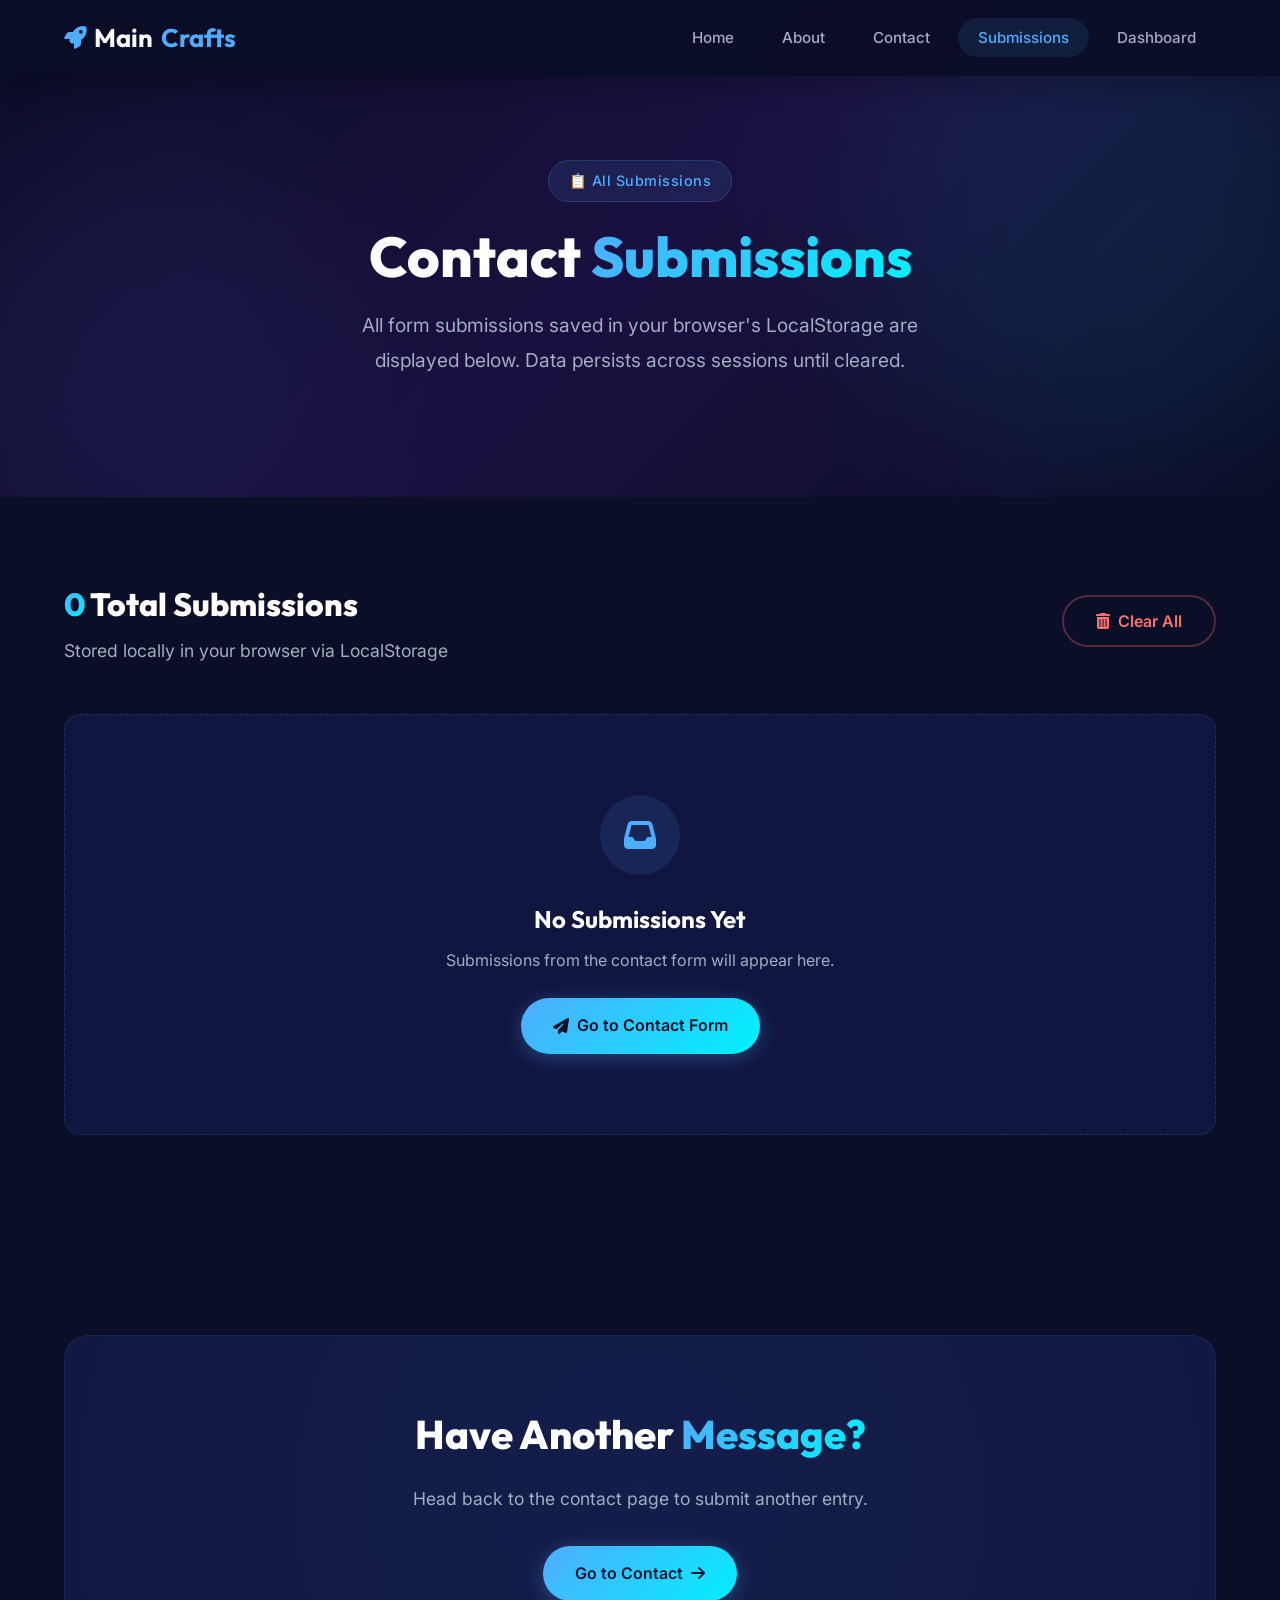
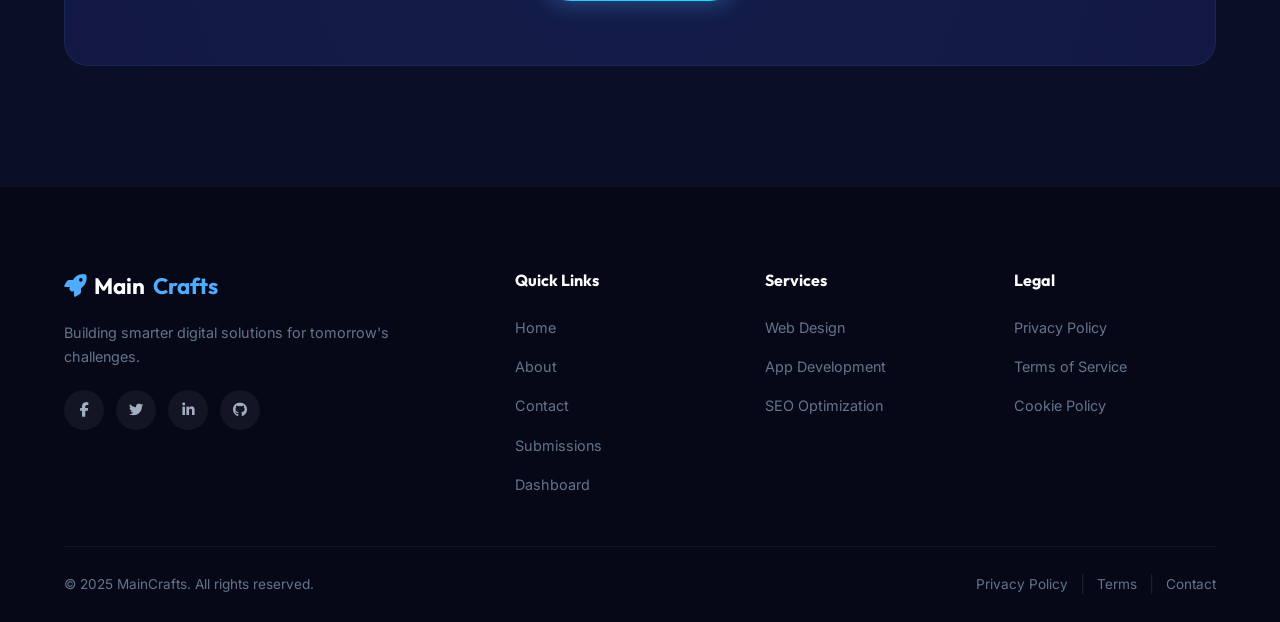
<file: submissions.html>
<!DOCTYPE html>
<html lang="en">

<head>
    <meta charset="UTF-8">
    <meta name="viewport" content="width=device-width, initial-scale=1.0">
    <meta name="description"
        content="View all contact form submissions saved locally. MainCrafts Submissions Dashboard.">
    <title>Submissions — MainCrafts</title>
    <link rel="preconnect" href="https://fonts.googleapis.com">
    <link rel="preconnect" href="https://fonts.gstatic.com" crossorigin>
    <link
        href="https://fonts.googleapis.com/css2?family=Inter:wght@300;400;500;600;700;800;900&family=Outfit:wght@400;500;600;700;800&display=swap"
        rel="stylesheet">
    <link rel="stylesheet" href="https://cdnjs.cloudflare.com/ajax/libs/font-awesome/6.5.1/css/all.min.css">
    <link rel="stylesheet" href="style.css">
</head>

<body>
    <!-- ========== HEADER / NAVBAR ========== -->
    <header id="header">
        <div class="header-container">
            <a href="index.html" class="logo" id="logo"><i class="fas fa-rocket"></i> Main<strong>Crafts</strong></a>
            <button class="hamburger" id="hamburger" aria-label="Toggle navigation">
                <span class="bar"></span><span class="bar"></span><span class="bar"></span>
            </button>
            <nav id="navbar">
                <ul class="nav-links">
                    <li><a href="index.html" class="nav-link">Home</a></li>
                    <li><a href="about.html" class="nav-link">About</a></li>
                    <li><a href="contact.html" class="nav-link">Contact</a></li>
                    <li><a href="submissions.html" class="nav-link active">Submissions</a></li>
                    <li><a href="dashboard.html" class="nav-link">Dashboard</a></li>
                </ul>
            </nav>
        </div>
    </header>

    <!-- ========== SUBMISSIONS HERO ========== -->
    <section class="page-hero">
        <div class="hero-bg-shapes">
            <div class="shape shape-1"></div>
            <div class="shape shape-2"></div>
        </div>
        <div class="container">
            <div class="page-hero-content">
                <span class="hero-badge">📋 All Submissions</span>
                <h1>Contact <span class="gradient-text">Submissions</span></h1>
                <p class="hero-subtitle">All form submissions saved in your browser's LocalStorage are displayed below.
                    Data persists across sessions until cleared.</p>
            </div>
        </div>
    </section>

    <!-- ========== SUBMISSIONS SECTION ========== -->
    <section class="submissions-section">
        <div class="container">
            <div class="submissions-header">
                <div class="submissions-info">
                    <h2><span class="gradient-text"><span id="submissions-count">0</span></span> Total Submissions</h2>
                    <p class="section-subtitle">Stored locally in your browser via LocalStorage</p>
                </div>
                <button class="btn btn-outline btn-danger" id="clear-submissions">
                    <i class="fas fa-trash-alt"></i> Clear All
                </button>
            </div>

            <div id="submissions-list" class="submissions-list">
                <!-- Submissions will be dynamically rendered by script.js -->
            </div>
        </div>
    </section>

    <!-- ========== CTA BANNER ========== -->
    <section class="cta-banner">
        <div class="container">
            <div class="cta-box">
                <h2>Have Another <span class="gradient-text">Message?</span></h2>
                <p>Head back to the contact page to submit another entry.</p>
                <a href="contact.html" class="btn btn-primary" id="cta-submissions-contact">Go to Contact <i
                        class="fas fa-arrow-right"></i></a>
            </div>
        </div>
    </section>

    <!-- ========== FOOTER ========== -->
    <footer id="footer">
        <div class="container">
            <div class="footer-grid">
                <div class="footer-brand">
                    <a href="index.html" class="logo"><i class="fas fa-rocket"></i>
                        Main<strong>Crafts</strong></a>
                    <p>Building smarter digital solutions for tomorrow's challenges.</p>
                    <div class="social-links">
                        <a href="#" id="social-fb-submissions" aria-label="Facebook"><i class="fab fa-facebook-f"></i></a>
                        <a href="#" id="social-tw-submissions" aria-label="Twitter"><i class="fab fa-twitter"></i></a>
                        <a href="#" id="social-li-submissions" aria-label="LinkedIn"><i class="fab fa-linkedin-in"></i></a>
                        <a href="#" id="social-gh-submissions" aria-label="GitHub"><i class="fab fa-github"></i></a>
                    </div>
                </div>
                <div class="footer-links-group">
                    <h4>Quick Links</h4>
                    <ul>
                        <li><a href="index.html">Home</a></li>
                        <li><a href="about.html">About</a></li>
                        <li><a href="contact.html">Contact</a></li>
                        <li><a href="submissions.html">Submissions</a></li>
                        <li><a href="dashboard.html">Dashboard</a></li>
                    </ul>
                </div>
                <div class="footer-links-group">
                    <h4>Services</h4>
                    <ul>
                        <li><a href="#">Web Design</a></li>
                        <li><a href="#">App Development</a></li>
                        <li><a href="#">SEO Optimization</a></li>
                    </ul>
                </div>
                <div class="footer-links-group">
                    <h4>Legal</h4>
                    <ul>
                        <li><a href="#">Privacy Policy</a></li>
                        <li><a href="#">Terms of Service</a></li>
                        <li><a href="#">Cookie Policy</a></li>
                    </ul>
                </div>
            </div>
            <div class="footer-bottom">
                <p>&copy; 2025 MainCrafts. All rights reserved.</p>
                <div class="footer-bottom-links">
                    <a href="#">Privacy Policy</a><span>|</span>
                    <a href="#">Terms</a><span>|</span>
                    <a href="contact.html">Contact</a>
                </div>
            </div>
        </div>
    </footer>

    <script src="script.js"></script>
</body>

</html>
</file>
<file: style.css>
*,*::before,*::after{margin:0;padding:0;box-sizing:border-box}
:root{--primary:#4facfe;--primary-dark:#00f2fe;--accent:#7c3aed;--accent-light:#a78bfa;--bg-dark:#0a0e27;--bg-card:#111640;--bg-card-hover:#1a1f4e;--text-primary:#ffffff;--text-secondary:#a0aec0;--text-muted:#64748b;--gradient-primary:linear-gradient(135deg,#4facfe 0%,#00f2fe 100%);--gradient-hero:linear-gradient(135deg,#0a0e27 0%,#1a1040 50%,#0a0e27 100%);--gradient-accent:linear-gradient(135deg,#7c3aed 0%,#4facfe 100%);--shadow-card:0 8px 32px rgba(0,0,0,0.3);--shadow-glow:0 0 30px rgba(79,172,254,0.15);--radius:16px;--radius-sm:8px;--radius-full:50px;--transition:0.3s cubic-bezier(0.4,0,0.2,1);--font-main:'Inter',sans-serif;--font-display:'Outfit',sans-serif}
html{scroll-behavior:smooth;scroll-padding-top:80px}
body{font-family:var(--font-main);background:var(--bg-dark);color:var(--text-primary);line-height:1.7;overflow-x:hidden;-webkit-font-smoothing:antialiased}
a{text-decoration:none;color:inherit;transition:var(--transition)}
ul{list-style:none}
img{max-width:100%;display:block}
.container{max-width:1200px;margin:0 auto;padding:0 24px}
.gradient-text{background:var(--gradient-primary);-webkit-background-clip:text;-webkit-text-fill-color:transparent;background-clip:text}

/* HEADER */
#header{position:fixed;top:0;left:0;width:100%;z-index:1000;padding:16px 0;background:rgba(10,14,39,0.92);backdrop-filter:blur(20px);-webkit-backdrop-filter:blur(20px);box-shadow:0 4px 30px rgba(0,0,0,0.3);transition:var(--transition)}
.header-container{max-width:1200px;margin:0 auto;padding:0 24px;display:flex;align-items:center;justify-content:space-between}
.logo{font-family:var(--font-display);font-size:1.6rem;font-weight:700;color:var(--text-primary);display:flex;align-items:center;gap:8px}
.logo i{color:var(--primary);font-size:1.4rem}
.logo strong{color:var(--primary)}
.nav-links{display:flex;gap:8px;align-items:center}
.nav-link{padding:10px 20px;border-radius:var(--radius-full);font-weight:500;font-size:0.95rem;color:var(--text-secondary);transition:var(--transition)}
.nav-link:hover,.nav-link.active{color:var(--text-primary);background:rgba(79,172,254,0.1)}
.nav-link.active{color:var(--primary)}
.hamburger{display:none;flex-direction:column;gap:5px;background:none;border:none;cursor:pointer;padding:8px;z-index:1001}
.bar{width:28px;height:3px;background:var(--text-primary);border-radius:4px;transition:var(--transition)}
.hamburger.active .bar:nth-child(1){transform:rotate(45deg) translate(6px,6px)}
.hamburger.active .bar:nth-child(2){opacity:0}
.hamburger.active .bar:nth-child(3){transform:rotate(-45deg) translate(6px,-6px)}

/* HERO */
.hero{min-height:100vh;display:flex;align-items:center;justify-content:center;position:relative;overflow:hidden;background:var(--gradient-hero);padding:120px 24px 80px}
.hero-bg-shapes{position:absolute;inset:0;overflow:hidden;pointer-events:none}
.shape{position:absolute;border-radius:50%;opacity:0.08;background:var(--gradient-primary);filter:blur(80px);animation:float 8s ease-in-out infinite}
.shape-1{width:500px;height:500px;top:-10%;right:-5%}
.shape-2{width:400px;height:400px;bottom:-10%;left:-5%;animation-delay:-3s;background:var(--gradient-accent)}
.shape-3{width:300px;height:300px;top:40%;left:50%;animation-delay:-5s}
@keyframes float{0%,100%{transform:translateY(0) scale(1)}50%{transform:translateY(-30px) scale(1.05)}}
.hero-content{text-align:center;max-width:800px;position:relative;z-index:2}
.hero-badge{display:inline-block;padding:8px 20px;border-radius:var(--radius-full);background:rgba(79,172,254,0.1);border:1px solid rgba(79,172,254,0.2);font-size:0.9rem;font-weight:500;color:var(--primary);margin-bottom:24px;letter-spacing:0.5px}
.hero h1{font-family:var(--font-display);font-size:clamp(2.5rem,6vw,4.5rem);font-weight:800;line-height:1.1;margin-bottom:24px;letter-spacing:-0.02em}
.hero-subtitle{font-size:clamp(1rem,2vw,1.2rem);color:var(--text-secondary);max-width:600px;margin:0 auto 40px;line-height:1.8}
.hero-buttons{display:flex;gap:16px;justify-content:center;flex-wrap:wrap;margin-bottom:60px}
.btn{display:inline-flex;align-items:center;gap:8px;padding:14px 32px;border-radius:var(--radius-full);font-weight:600;font-size:1rem;cursor:pointer;transition:var(--transition);border:none;font-family:var(--font-main)}
.btn-primary{background:var(--gradient-primary);color:#0a0e27;box-shadow:0 4px 20px rgba(79,172,254,0.3)}
.btn-primary:hover{transform:translateY(-2px);box-shadow:0 8px 30px rgba(79,172,254,0.5)}
.btn-outline{background:transparent;color:var(--text-primary);border:2px solid rgba(255,255,255,0.2)}
.btn-outline:hover{border-color:var(--primary);color:var(--primary);transform:translateY(-2px)}
.btn-full{width:100%;justify-content:center}
.hero-stats{display:flex;align-items:center;justify-content:center;gap:40px;flex-wrap:wrap}
.stat{text-align:center}
.stat-number{display:block;font-family:var(--font-display);font-size:2rem;font-weight:800;color:var(--text-primary)}
.stat-label{font-size:0.85rem;color:var(--text-muted)}
.stat-divider{width:1px;height:40px;background:rgba(255,255,255,0.1)}

/* FEATURES / SERVICES */
.features{padding:120px 0;position:relative}
.section-header{text-align:center;margin-bottom:64px}
.section-badge{display:inline-block;padding:6px 16px;border-radius:var(--radius-full);background:rgba(124,58,237,0.15);color:var(--accent-light);font-size:0.85rem;font-weight:600;text-transform:uppercase;letter-spacing:1px;margin-bottom:16px}
.section-header h2{font-family:var(--font-display);font-size:clamp(2rem,4vw,3rem);font-weight:800;margin-bottom:16px;letter-spacing:-0.02em}
.section-subtitle{color:var(--text-secondary);font-size:1.1rem;max-width:550px;margin:0 auto}
.features-grid{display:grid;grid-template-columns:repeat(auto-fit,minmax(260px,1fr));gap:24px}
.feature-card{background:var(--bg-card);border:1px solid rgba(255,255,255,0.05);border-radius:var(--radius);padding:40px 32px;transition:var(--transition);position:relative;overflow:hidden}
.feature-card::before{content:'';position:absolute;top:0;left:0;right:0;height:3px;background:var(--gradient-primary);opacity:0;transition:var(--transition)}
.feature-card:hover{transform:translateY(-8px);background:var(--bg-card-hover);border-color:rgba(79,172,254,0.15);box-shadow:var(--shadow-glow)}
.feature-card:hover::before{opacity:1}
.feature-icon{width:60px;height:60px;border-radius:14px;display:flex;align-items:center;justify-content:center;font-size:1.5rem;margin-bottom:24px;background:rgba(79,172,254,0.1);color:var(--primary)}
.feature-icon.icon-purple{background:rgba(124,58,237,0.1);color:var(--accent-light)}
.feature-icon.icon-green{background:rgba(16,185,129,0.1);color:#34d399}
.feature-icon.icon-orange{background:rgba(251,146,60,0.1);color:#fb923c}
.feature-card h3{font-family:var(--font-display);font-size:1.3rem;font-weight:700;margin-bottom:12px}
.feature-card p{color:var(--text-secondary);font-size:0.95rem;line-height:1.7;margin-bottom:20px}
.feature-link{color:var(--primary);font-weight:600;font-size:0.9rem;display:inline-flex;align-items:center;gap:6px}
.feature-link i{font-size:0.8rem;transition:var(--transition)}
.feature-link:hover i{transform:translateX(4px)}

/* WHY US */
.why-us-section{padding:80px 0 120px}
.why-us-grid{display:grid;grid-template-columns:repeat(2,1fr);gap:24px}
.why-card{display:flex;gap:20px;align-items:flex-start;background:var(--bg-card);border:1px solid rgba(255,255,255,0.05);border-radius:var(--radius);padding:32px;transition:var(--transition)}
.why-card:hover{transform:translateY(-4px);border-color:rgba(79,172,254,0.15);box-shadow:var(--shadow-glow)}
.why-icon{width:50px;height:50px;min-width:50px;border-radius:12px;display:flex;align-items:center;justify-content:center;font-size:1.3rem;background:rgba(79,172,254,0.1);color:var(--primary)}
.why-icon.icon-purple{background:rgba(124,58,237,0.1);color:var(--accent-light)}
.why-icon.icon-green{background:rgba(16,185,129,0.1);color:#34d399}
.why-icon.icon-orange{background:rgba(251,146,60,0.1);color:#fb923c}
.why-content h3{font-family:var(--font-display);font-size:1.15rem;font-weight:700;margin-bottom:8px}
.why-content p{color:var(--text-secondary);font-size:0.9rem;line-height:1.7}

/* CTA BANNER */
.cta-banner{padding:80px 0 120px}
.cta-box{background:var(--bg-card);border:1px solid rgba(79,172,254,0.1);border-radius:24px;padding:64px 48px;text-align:center;position:relative;overflow:hidden}
.cta-box::before{content:'';position:absolute;top:-50%;left:-50%;width:200%;height:200%;background:radial-gradient(circle at center,rgba(79,172,254,0.05) 0%,transparent 70%);pointer-events:none}
.cta-box h2{font-family:var(--font-display);font-size:clamp(1.8rem,3.5vw,2.5rem);font-weight:800;margin-bottom:16px;position:relative}
.cta-box>p{color:var(--text-secondary);font-size:1.1rem;margin-bottom:32px;position:relative}

/* PAGE HERO (About / Contact) */
.page-hero{padding:160px 24px 80px;position:relative;overflow:hidden;background:var(--gradient-hero);text-align:center}
.page-hero-content{max-width:700px;margin:0 auto;position:relative;z-index:2}
.page-hero-content h1{font-family:var(--font-display);font-size:clamp(2.2rem,5vw,3.5rem);font-weight:800;line-height:1.1;margin-bottom:20px}

/* ABOUT STORY */
.about-story{padding:100px 0}
.story-grid{display:grid;grid-template-columns:1fr 1fr;gap:60px;align-items:center}
.story-content .section-badge{margin-bottom:16px}
.story-content h2{font-family:var(--font-display);font-size:clamp(1.8rem,3vw,2.5rem);font-weight:800;margin-bottom:24px}
.story-content p{color:var(--text-secondary);font-size:1rem;line-height:1.8;margin-bottom:16px}
.story-highlights{display:flex;gap:24px;margin-top:32px}
.highlight{display:flex;align-items:center;gap:14px;padding:16px 20px;background:var(--bg-card);border-radius:var(--radius);border:1px solid rgba(255,255,255,0.05)}
.highlight i{font-size:1.5rem;color:var(--primary)}
.highlight strong{display:block;font-size:1.1rem;color:var(--text-primary)}
.highlight span{font-size:0.8rem;color:var(--text-muted)}
.story-visual{display:grid;grid-template-columns:1fr 1fr;gap:20px}
.visual-card{background:var(--bg-card);border:1px solid rgba(255,255,255,0.05);border-radius:var(--radius);padding:32px;text-align:center;transition:var(--transition)}
.visual-card:hover{transform:translateY(-6px);border-color:rgba(79,172,254,0.2);box-shadow:var(--shadow-glow)}
.visual-card i{font-size:2rem;margin-bottom:12px;color:var(--primary)}
.visual-card span{display:block;font-weight:600;font-size:0.9rem;color:var(--text-secondary)}
.card-2 i{color:var(--accent-light)}
.card-3 i{color:#34d399}
.card-4 i{color:#fb923c}

/* VALUES */
.about-values{padding:80px 0 120px}
.values-grid{display:grid;grid-template-columns:repeat(auto-fit,minmax(260px,1fr));gap:24px}
.value-card{background:var(--bg-card);border:1px solid rgba(255,255,255,0.05);border-radius:var(--radius);padding:40px 32px;transition:var(--transition)}
.value-card:hover{transform:translateY(-6px);border-color:rgba(79,172,254,0.15);box-shadow:var(--shadow-glow)}
.value-number{font-family:var(--font-display);font-size:3rem;font-weight:800;background:var(--gradient-primary);-webkit-background-clip:text;-webkit-text-fill-color:transparent;background-clip:text;margin-bottom:16px;line-height:1}
.value-card h3{font-family:var(--font-display);font-size:1.2rem;font-weight:700;margin-bottom:12px}
.value-card p{color:var(--text-secondary);font-size:0.95rem;line-height:1.7}

/* TEAM */
.about-team{padding:0 0 120px}
.team-grid{display:grid;grid-template-columns:repeat(auto-fit,minmax(280px,1fr));gap:24px}
.team-card{background:var(--bg-card);border:1px solid rgba(255,255,255,0.05);border-radius:var(--radius);padding:40px 32px;text-align:center;transition:var(--transition)}
.team-card:hover{transform:translateY(-6px);border-color:rgba(79,172,254,0.15);box-shadow:var(--shadow-glow)}
.team-avatar{width:80px;height:80px;border-radius:50%;background:rgba(79,172,254,0.1);display:flex;align-items:center;justify-content:center;margin:0 auto 20px;font-size:2rem;color:var(--primary)}
.team-avatar.avatar-purple{background:rgba(124,58,237,0.1);color:var(--accent-light)}
.team-avatar.avatar-green{background:rgba(16,185,129,0.1);color:#34d399}
.team-card h3{font-family:var(--font-display);font-size:1.2rem;font-weight:700;margin-bottom:4px}
.team-role{color:var(--primary);font-size:0.85rem;font-weight:600;display:block;margin-bottom:12px}
.team-card p{color:var(--text-secondary);font-size:0.9rem;line-height:1.6;margin-bottom:16px}
.team-socials{display:flex;gap:10px;justify-content:center}
.team-socials a{width:36px;height:36px;border-radius:50%;display:flex;align-items:center;justify-content:center;background:rgba(255,255,255,0.05);color:var(--text-secondary);font-size:0.85rem;transition:var(--transition)}
.team-socials a:hover{background:var(--primary);color:var(--bg-dark);transform:translateY(-2px)}

/* CONTACT */
.contact-section{padding:80px 0 120px}
.contact-grid{display:grid;grid-template-columns:1.2fr 1fr;gap:48px;align-items:start}
.contact-form-wrapper{background:var(--bg-card);border:1px solid rgba(255,255,255,0.05);border-radius:var(--radius);padding:48px 40px}
.contact-form-wrapper h2{font-family:var(--font-display);font-size:1.8rem;font-weight:800;margin-bottom:8px}
.form-description{color:var(--text-secondary);margin-bottom:32px;font-size:0.95rem}
.form-group{margin-bottom:20px}
.form-group label{display:block;font-weight:600;font-size:0.9rem;margin-bottom:8px;color:var(--text-primary)}
.required{color:#f87171}
.input-wrapper{position:relative;display:flex;align-items:center}
.input-wrapper i{position:absolute;left:16px;color:var(--text-muted);font-size:0.9rem;z-index:1}
.input-wrapper input,.input-wrapper textarea{width:100%;padding:14px 20px 14px 44px;border-radius:var(--radius-sm);border:1px solid rgba(255,255,255,0.1);background:rgba(255,255,255,0.05);color:var(--text-primary);font-size:1rem;font-family:var(--font-main);outline:none;transition:var(--transition);resize:vertical}
.input-wrapper input:focus,.input-wrapper textarea:focus{border-color:var(--primary);box-shadow:0 0 0 3px rgba(79,172,254,0.1)}
.input-wrapper input::placeholder,.input-wrapper textarea::placeholder{color:var(--text-muted)}
.textarea-wrapper{align-items:flex-start}
.textarea-wrapper i{top:16px}
.form-note{color:var(--text-muted);font-size:0.8rem;margin-top:16px;text-align:center}
.form-note i{margin-right:4px}

.contact-info{display:flex;flex-direction:column;gap:20px}
.info-card{background:var(--bg-card);border:1px solid rgba(255,255,255,0.05);border-radius:var(--radius);padding:28px 24px;transition:var(--transition)}
.info-card:hover{transform:translateY(-4px);border-color:rgba(79,172,254,0.15);box-shadow:var(--shadow-glow)}
.info-icon{width:48px;height:48px;border-radius:12px;display:flex;align-items:center;justify-content:center;font-size:1.2rem;margin-bottom:16px;background:rgba(79,172,254,0.1);color:var(--primary)}
.info-icon.icon-purple{background:rgba(124,58,237,0.1);color:var(--accent-light)}
.info-icon.icon-green{background:rgba(16,185,129,0.1);color:#34d399}
.info-icon.icon-orange{background:rgba(251,146,60,0.1);color:#fb923c}
.info-card h3{font-family:var(--font-display);font-size:1.1rem;font-weight:700;margin-bottom:6px}
.info-card p{color:var(--text-secondary);font-size:0.9rem;line-height:1.6}
.info-link{color:var(--primary);font-weight:600;font-size:0.85rem;display:inline-flex;align-items:center;gap:6px;margin-top:10px}
.info-link i{font-size:0.75rem;transition:var(--transition)}
.info-link:hover i{transform:translateX(4px)}

/* FAQ */
.faq-section{padding:0 0 120px}
.faq-grid{max-width:800px;margin:0 auto;display:flex;flex-direction:column;gap:16px}
.faq-item{background:var(--bg-card);border:1px solid rgba(255,255,255,0.05);border-radius:var(--radius);overflow:hidden;transition:var(--transition)}
.faq-item:hover{border-color:rgba(79,172,254,0.15)}
.faq-question{display:flex;justify-content:space-between;align-items:center;padding:20px 24px;cursor:pointer;gap:16px}
.faq-question h3{font-family:var(--font-display);font-size:1.05rem;font-weight:600}
.faq-question i{color:var(--primary);font-size:0.9rem;transition:var(--transition);min-width:16px}
.faq-item.active .faq-question i{transform:rotate(45deg)}
.faq-answer{max-height:0;overflow:hidden;transition:max-height 0.4s ease}
.faq-item.active .faq-answer{max-height:200px}
.faq-answer p{padding:0 24px 20px;color:var(--text-secondary);font-size:0.95rem;line-height:1.7}

/* FOOTER */
#footer{background:rgba(5,7,20,0.8);border-top:1px solid rgba(255,255,255,0.05);padding:80px 0 0}
.footer-grid{display:grid;grid-template-columns:2fr 1fr 1fr 1fr;gap:48px;margin-bottom:48px}
.footer-brand .logo{font-size:1.4rem;margin-bottom:16px;display:inline-flex}
.footer-brand>p{color:var(--text-muted);font-size:0.9rem;line-height:1.7;margin-bottom:20px}
.social-links{display:flex;gap:12px}
.social-links a{width:40px;height:40px;border-radius:50%;display:flex;align-items:center;justify-content:center;background:rgba(255,255,255,0.05);color:var(--text-secondary);transition:var(--transition);font-size:0.9rem}
.social-links a:hover{background:var(--primary);color:var(--bg-dark);transform:translateY(-3px)}
.footer-links-group h4{font-family:var(--font-display);font-weight:700;margin-bottom:20px;font-size:1rem}
.footer-links-group ul{display:flex;flex-direction:column;gap:12px}
.footer-links-group a{color:var(--text-muted);font-size:0.9rem}
.footer-links-group a:hover{color:var(--primary)}
.footer-bottom{border-top:1px solid rgba(255,255,255,0.05);padding:24px 0;display:flex;justify-content:space-between;align-items:center;flex-wrap:wrap;gap:16px}
.footer-bottom p{color:var(--text-muted);font-size:0.85rem}
.footer-bottom-links{display:flex;gap:12px;align-items:center}
.footer-bottom-links a{color:var(--text-muted);font-size:0.85rem}
.footer-bottom-links a:hover{color:var(--primary)}
.footer-bottom-links span{color:rgba(255,255,255,0.1)}

/* SUBMISSIONS */
.submissions-section{padding:80px 0 120px}
.submissions-header{display:flex;justify-content:space-between;align-items:center;margin-bottom:48px;flex-wrap:wrap;gap:20px}
.submissions-info h2{font-family:var(--font-display);font-size:clamp(1.5rem,3vw,2rem);font-weight:800;margin-bottom:4px}
.submissions-list{display:flex;flex-direction:column;gap:20px}
.submission-card{background:var(--bg-card);border:1px solid rgba(255,255,255,0.05);border-radius:var(--radius);padding:28px 32px;transition:var(--transition);position:relative;overflow:hidden;animation:fadeSlideIn 0.5s ease both}
.submission-card::before{content:'';position:absolute;top:0;left:0;bottom:0;width:4px;background:var(--gradient-primary);opacity:0;transition:var(--transition)}
.submission-card:hover{transform:translateY(-4px);border-color:rgba(79,172,254,0.15);box-shadow:var(--shadow-glow)}
.submission-card:hover::before{opacity:1}
.submission-number{font-family:var(--font-display);font-size:1.5rem;font-weight:800;background:var(--gradient-primary);-webkit-background-clip:text;-webkit-text-fill-color:transparent;background-clip:text;margin-bottom:16px}
.submission-details{display:grid;grid-template-columns:repeat(auto-fit,minmax(200px,1fr));gap:16px;margin-bottom:16px}
.submission-field{display:flex;align-items:flex-start;gap:12px}
.submission-field>i{width:36px;height:36px;min-width:36px;border-radius:10px;display:flex;align-items:center;justify-content:center;background:rgba(79,172,254,0.1);color:var(--primary);font-size:0.85rem;margin-top:2px}
.field-label{display:block;font-size:0.75rem;font-weight:600;text-transform:uppercase;letter-spacing:1px;color:var(--text-muted);margin-bottom:2px}
.field-value{display:block;font-size:0.95rem;color:var(--text-primary);word-break:break-word}
.submission-time{font-size:0.8rem;color:var(--text-muted);display:flex;align-items:center;gap:6px;padding-top:12px;border-top:1px solid rgba(255,255,255,0.05)}
.submission-time i{color:var(--primary);font-size:0.75rem}
@keyframes fadeSlideIn{from{opacity:0;transform:translateY(20px)}to{opacity:1;transform:translateY(0)}}

/* EMPTY STATE */
.empty-state{text-align:center;padding:80px 24px;background:var(--bg-card);border-radius:var(--radius);border:1px dashed rgba(79,172,254,0.2)}
.empty-icon{width:80px;height:80px;border-radius:50%;background:rgba(79,172,254,0.1);display:flex;align-items:center;justify-content:center;margin:0 auto 24px;font-size:2rem;color:var(--primary)}
.empty-state h3{font-family:var(--font-display);font-size:1.5rem;font-weight:700;margin-bottom:8px}
.empty-state p{color:var(--text-secondary);margin-bottom:24px}

/* BUTTON DANGER */
.btn-danger{border-color:rgba(248,113,113,0.3);color:#f87171}
.btn-danger:hover{background:rgba(248,113,113,0.1);border-color:#f87171;color:#f87171}

/* TOAST NOTIFICATION */
.toast-notification{position:fixed;top:24px;right:24px;z-index:10000;display:flex;align-items:center;gap:12px;padding:16px 24px;border-radius:var(--radius-sm);font-size:0.95rem;font-weight:500;backdrop-filter:blur(20px);-webkit-backdrop-filter:blur(20px);box-shadow:0 8px 32px rgba(0,0,0,0.4);transform:translateX(120%);transition:transform 0.4s cubic-bezier(0.4,0,0.2,1);max-width:420px}
.toast-notification.toast-show{transform:translateX(0)}
.toast-success{background:rgba(16,185,129,0.15);border:1px solid rgba(16,185,129,0.3);color:#34d399}
.toast-success i{color:#34d399;font-size:1.2rem}
.toast-error{background:rgba(248,113,113,0.15);border:1px solid rgba(248,113,113,0.3);color:#f87171}
.toast-error i{color:#f87171;font-size:1.2rem}
.toast-notification span{color:var(--text-primary)}

/* ANIMATIONS */
.reveal{opacity:0;transform:translateY(40px);transition:opacity 0.8s ease,transform 0.8s ease}
.reveal.revealed{opacity:1;transform:translateY(0)}
.feature-card.reveal:nth-child(2){transition-delay:0.1s}
.feature-card.reveal:nth-child(3){transition-delay:0.2s}
.feature-card.reveal:nth-child(4){transition-delay:0.3s}

/* RESPONSIVE TABLET */
@media(max-width:768px){
.hamburger{display:flex}
#navbar{position:fixed;top:0;right:-100%;width:280px;height:100vh;background:rgba(10,14,39,0.98);backdrop-filter:blur(20px);padding:100px 32px 40px;transition:var(--transition);box-shadow:-10px 0 40px rgba(0,0,0,0.5)}
#navbar.active{right:0}
.nav-links{flex-direction:column;gap:4px}
.nav-link{padding:14px 20px;width:100%}
.hero{padding:100px 20px 60px}
.hero-stats{gap:24px}
.stat-divider{display:none}
.story-grid{grid-template-columns:1fr;gap:40px}
.why-us-grid{grid-template-columns:1fr}
.contact-grid{grid-template-columns:1fr}
.footer-grid{grid-template-columns:1fr 1fr;gap:32px}
.footer-bottom{flex-direction:column;text-align:center}
.cta-box{padding:48px 24px}
.story-highlights{flex-direction:column}
.contact-form-wrapper{padding:32px 24px}
.submissions-header{flex-direction:column;align-items:flex-start}
.submission-details{grid-template-columns:1fr}
.submission-card{padding:20px}
.toast-notification{left:16px;right:16px;max-width:none}
}

/* RESPONSIVE MOBILE */
@media(max-width:480px){
.hero h1{font-size:2rem}
.hero-subtitle{font-size:0.95rem}
.hero-buttons{flex-direction:column;align-items:center}
.btn{width:100%;justify-content:center}
.features-grid{grid-template-columns:1fr}
.values-grid{grid-template-columns:1fr}
.team-grid{grid-template-columns:1fr}
.footer-grid{grid-template-columns:1fr}
.hero-stats{flex-direction:column;gap:20px}
.story-visual{grid-template-columns:1fr}
.submission-field>i{display:none}
}

/* ========== TASK MANAGER DASHBOARD ========== */
.dashboard-section{padding:80px 0 120px}

/* Dashboard Stats */
.dashboard-stats{display:grid;grid-template-columns:repeat(3,1fr);gap:20px;margin-bottom:32px}
.dash-stat{background:var(--bg-card);border:1px solid rgba(255,255,255,0.05);border-radius:var(--radius);padding:24px;display:flex;align-items:center;gap:16px;transition:var(--transition)}
.dash-stat:hover{transform:translateY(-4px);border-color:rgba(79,172,254,0.15);box-shadow:var(--shadow-glow)}
.dash-stat i{font-size:1.8rem;color:var(--primary);min-width:40px;text-align:center}
.dash-stat-number{display:block;font-family:var(--font-display);font-size:1.8rem;font-weight:800;color:var(--text-primary);line-height:1.2}
.dash-stat-label{display:block;font-size:0.8rem;color:var(--text-muted);text-transform:uppercase;letter-spacing:1px;font-weight:600}

/* Dashboard Input Box */
.dashboard-input-box{background:var(--bg-card);border:1px solid rgba(255,255,255,0.05);border-radius:var(--radius);padding:32px;margin-bottom:24px;transition:var(--transition)}
.dashboard-input-box.editing-mode{border-color:rgba(251,146,60,0.4);box-shadow:0 0 20px rgba(251,146,60,0.08)}
.dashboard-input-box h2{font-family:var(--font-display);font-size:1.3rem;font-weight:700;margin-bottom:20px;display:flex;align-items:center;gap:10px}
.dashboard-input-box h2 i{color:var(--primary);font-size:1.1rem}
.editing-mode h2 i{color:#fb923c}
.task-input-group{display:flex;gap:12px;align-items:center;flex-wrap:wrap}
.task-input-group .input-wrapper{flex:1;min-width:250px}
.task-input-group .input-wrapper input{padding:14px 20px 14px 44px;border-radius:var(--radius-sm);border:1px solid rgba(255,255,255,0.1);background:rgba(255,255,255,0.05);color:var(--text-primary);font-size:1rem;font-family:var(--font-main);outline:none;transition:var(--transition);width:100%}
.task-input-group .input-wrapper input:focus{border-color:var(--primary);box-shadow:0 0 0 3px rgba(79,172,254,0.1)}
.task-input-group .input-wrapper input::placeholder{color:var(--text-muted)}
.task-input-group .input-wrapper i{position:absolute;left:16px;color:var(--text-muted);font-size:0.9rem;z-index:1}

/* Search & Filter Controls */
.dashboard-controls{display:flex;gap:16px;margin-bottom:32px;flex-wrap:wrap}
.search-wrapper{position:relative;flex:1;min-width:220px;display:flex;align-items:center}
.search-wrapper i{position:absolute;left:16px;color:var(--text-muted);font-size:0.9rem;z-index:1}
.search-wrapper input{width:100%;padding:14px 20px 14px 44px;border-radius:var(--radius-sm);border:1px solid rgba(255,255,255,0.1);background:var(--bg-card);color:var(--text-primary);font-size:0.95rem;font-family:var(--font-main);outline:none;transition:var(--transition)}
.search-wrapper input:focus{border-color:var(--primary);box-shadow:0 0 0 3px rgba(79,172,254,0.1)}
.search-wrapper input::placeholder{color:var(--text-muted)}
.filter-wrapper{position:relative;min-width:180px;display:flex;align-items:center}
.filter-wrapper i{position:absolute;left:16px;color:var(--text-muted);font-size:0.85rem;z-index:1;pointer-events:none}
.filter-wrapper select{width:100%;padding:14px 20px 14px 44px;border-radius:var(--radius-sm);border:1px solid rgba(255,255,255,0.1);background:var(--bg-card);color:var(--text-primary);font-size:0.95rem;font-family:var(--font-main);outline:none;cursor:pointer;transition:var(--transition);appearance:none;-webkit-appearance:none;-moz-appearance:none;background-image:url("data:image/svg+xml,%3Csvg xmlns='http://www.w3.org/2000/svg' width='12' height='12' viewBox='0 0 12 12'%3E%3Cpath fill='%2364748b' d='M6 8L1 3h10z'/%3E%3C/svg%3E");background-repeat:no-repeat;background-position:right 16px center}
.filter-wrapper select:focus{border-color:var(--primary);box-shadow:0 0 0 3px rgba(79,172,254,0.1)}
.filter-wrapper select option{background:var(--bg-dark);color:var(--text-primary);padding:8px}

/* Task List */
.task-list{display:flex;flex-direction:column;gap:12px;list-style:none;padding:0;margin:0}
.task-item{background:var(--bg-card);border:1px solid rgba(255,255,255,0.05);border-radius:var(--radius);padding:18px 24px;display:flex;align-items:center;justify-content:space-between;gap:16px;transition:var(--transition);animation:fadeSlideIn 0.4s ease both;position:relative;overflow:hidden}
.task-item::before{content:'';position:absolute;top:0;left:0;bottom:0;width:4px;background:var(--gradient-primary);opacity:0;transition:var(--transition)}
.task-item:hover{transform:translateY(-2px);border-color:rgba(79,172,254,0.15);box-shadow:var(--shadow-glow)}
.task-item:hover::before{opacity:1}

/* Completed Task Styling */
.task-completed{opacity:0.7}
.task-completed::before{background:linear-gradient(135deg,#34d399 0%,#10b981 100%) !important}
.task-completed .task-name{text-decoration:line-through;color:var(--text-muted)}

/* Task Content */
.task-content{display:flex;align-items:center;gap:14px;flex:1;min-width:0}
.task-check{background:none;border:none;cursor:pointer;font-size:1.3rem;color:var(--text-muted);transition:var(--transition);padding:4px;display:flex;align-items:center;justify-content:center}
.task-check:hover{color:var(--primary);transform:scale(1.15)}
.task-check.checked{color:#34d399}
.task-check.checked:hover{color:#10b981}
.task-name{font-size:1rem;font-weight:500;color:var(--text-primary);transition:var(--transition);word-break:break-word}

/* Task Action Buttons */
.task-actions{display:flex;gap:8px;flex-shrink:0}
.task-btn{width:38px;height:38px;border-radius:10px;border:none;cursor:pointer;display:flex;align-items:center;justify-content:center;font-size:0.85rem;transition:var(--transition)}
.task-btn-edit{background:rgba(79,172,254,0.1);color:var(--primary)}
.task-btn-edit:hover{background:rgba(79,172,254,0.25);transform:translateY(-2px)}
.task-btn-delete{background:rgba(248,113,113,0.1);color:#f87171}
.task-btn-delete:hover{background:rgba(248,113,113,0.25);transform:translateY(-2px)}

/* Dashboard Responsive — Tablet */
@media(max-width:768px){
.dashboard-stats{grid-template-columns:1fr}
.task-input-group{flex-direction:column}
.task-input-group .input-wrapper{min-width:100%;width:100%}
.task-input-group .btn{width:100%;justify-content:center}
.dashboard-controls{flex-direction:column}
.search-wrapper,.filter-wrapper{min-width:100%}
.task-item{flex-direction:column;align-items:flex-start;gap:12px}
.task-actions{align-self:flex-end}
}

/* Dashboard Responsive — Mobile */
@media(max-width:480px){
.dashboard-input-box{padding:20px}
.dash-stat{padding:16px}
.dash-stat-number{font-size:1.4rem}
.task-item{padding:14px 16px}
}
</file>
